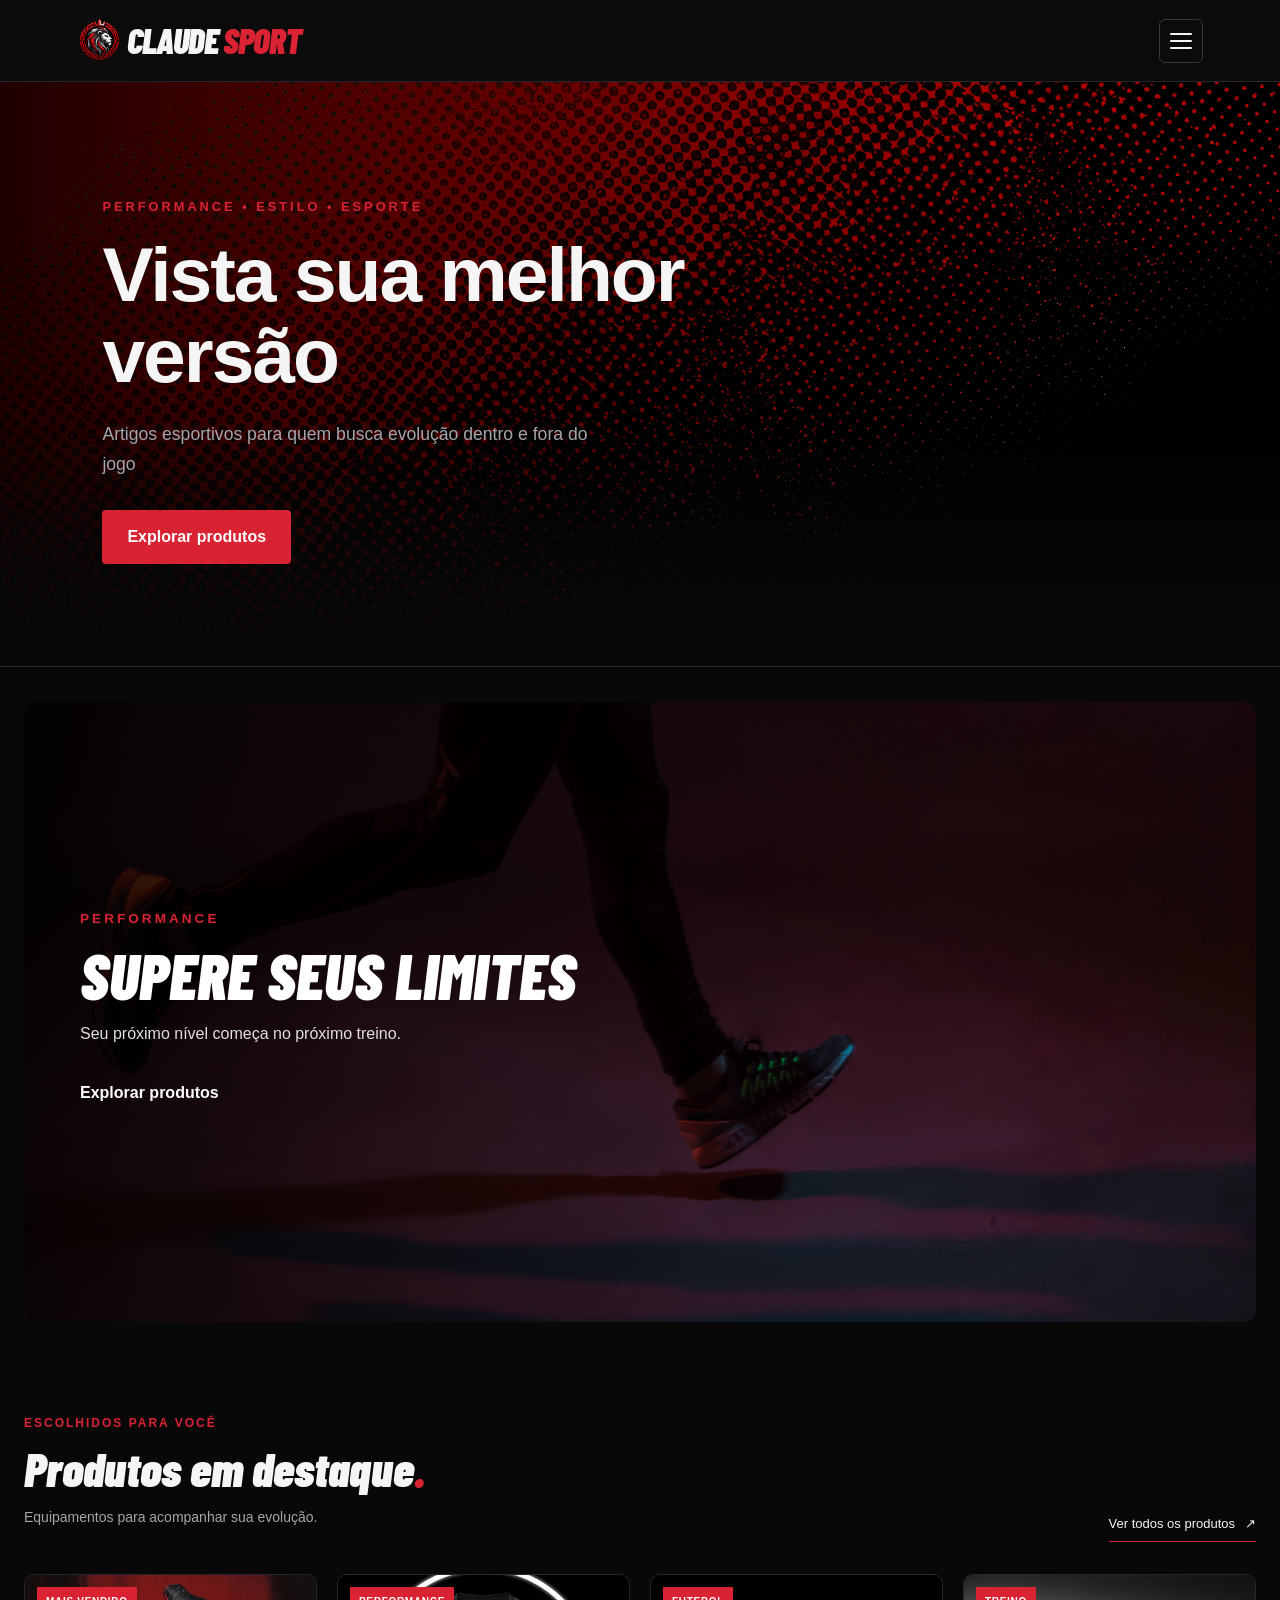
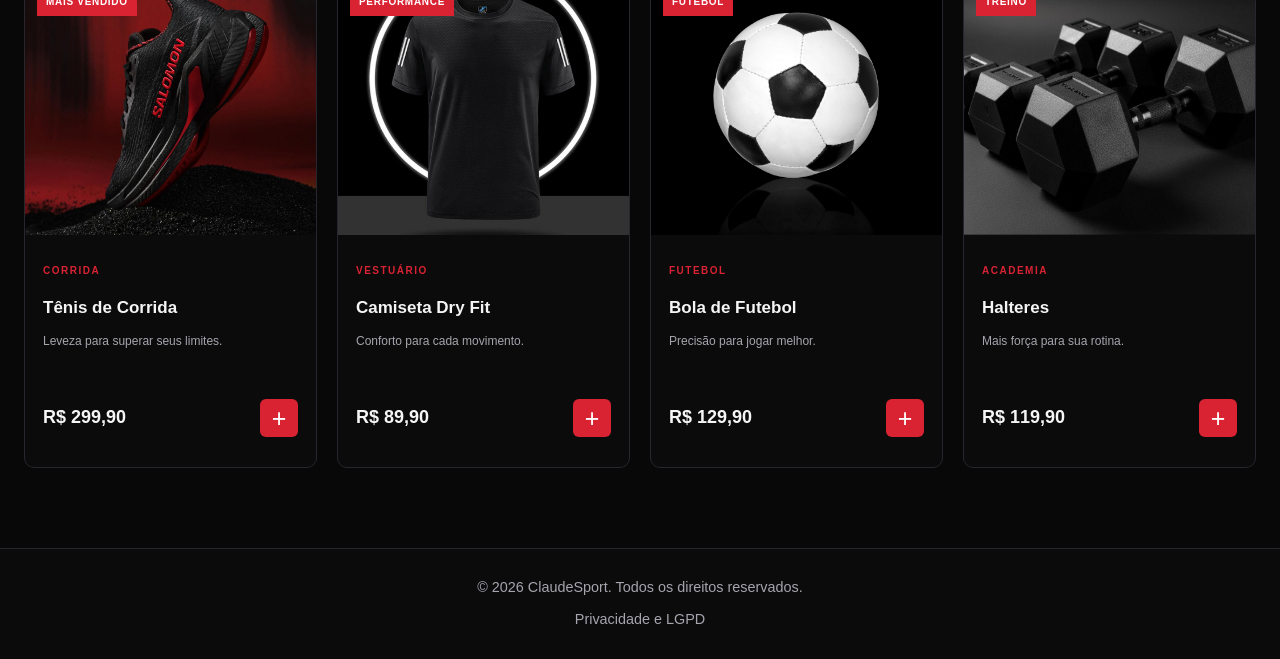
<file: index.html>
<!DOCTYPE html>
<html lang="pt-BR">
<head>
    <meta charset="UTF-8">
    <meta name="viewport" content="width=device-width, initial-scale=1.0">
    <link rel="preconnect" href="https://fonts.googleapis.com">
    <link rel="preconnect" href="https://fonts.gstatic.com" crossorigin>
    <link href="https://fonts.googleapis.com/css2?family=Barlow+Condensed:ital,wght@1,800;1,900&display=swap" rel="stylesheet">
    <link rel="stylesheet" href="assets/css/style.css">
    <link rel="stylesheet" href="assets/css/home.css">
    <link rel="icon" href="assets/images/Emblema de Leão com Coroa Vermelha.png" type="image/png">
    <title>ClaudeSport: Seu esporte começa aqui.</title>
</head>
<body>
    
<header class="cabecalho">
    <a href="index.html" class="marca" aria-label="ClaudeSport - Início">
        <img
            src="assets/images/Emblema de Leão com Coroa Vermelha.png"
            alt=""
            class="marca-logo"
        >
        <span class="marca-claude">CLAUDE</span>
        <span class="marca-store">SPORT</span>
    </a>

    <button
        class="botao-menu"
        id="botao-menu"
        type="button"
        aria-label="Abrir menu"
        aria-controls="menu-principal"
        aria-expanded="false"
    >
        <span></span>
        <span></span>
        <span></span>
    </button>

    <nav id="menu-principal" class="menu-principal" aria-label="Navegação principal">

        <!-- Início -->
        <a href="index.html">
            <svg class="icone-menu" viewBox="0 0 24 24" fill="none"
                 stroke="currentColor" stroke-width="1.8"
                 stroke-linecap="round" stroke-linejoin="round" aria-hidden="true">
                <path d="m3 10 9-7 9 7"/>
                <path d="M5 9v12h14V9"/>
                <path d="M9 21v-7h6v7"/>
            </svg>
            <span>Início</span>
            <span class="seta-menu">↗</span>
        </a>

        <!-- Produtos -->
        <a href="products.html">
            <svg class="icone-menu" viewBox="0 0 24 24" fill="none"
                 stroke="currentColor" stroke-width="1.8"
                 stroke-linecap="round" stroke-linejoin="round" aria-hidden="true">
                <path d="M6 7h15l-1.5 9h-12z"/>
                <path d="M6 7 4.5 3H2"/>
                <circle cx="9" cy="20" r="1"/>
                <circle cx="18" cy="20" r="1"/>
            </svg>
            <span>Produtos</span>
            <span class="seta-menu">↗</span>
        </a>

        <!-- Sobre -->
        <a href="about.html">
            <svg class="icone-menu" viewBox="0 0 24 24" fill="none"
                 stroke="currentColor" stroke-width="1.8"
                 stroke-linecap="round" stroke-linejoin="round" aria-hidden="true">
                <circle cx="12" cy="8" r="6"/>
                <path d="M8.2 12.7 7 22l5-3 5 3-1.2-9.3"/>
            </svg>
            <span>Sobre</span>
            <span class="seta-menu">↗</span>
        </a>

        <!-- Contato -->
        <a href="contacts.html">
            <svg class="icone-menu" viewBox="0 0 24 24" fill="none"
                 stroke="currentColor" stroke-width="1.8"
                 stroke-linecap="round" stroke-linejoin="round" aria-hidden="true">
                <rect x="3" y="5" width="18" height="14" rx="2"/>
                <path d="m3 7 9 6 9-6"/>
            </svg>
            <span>Contato</span>
            <span class="seta-menu">↗</span>
        </a>

        <!-- Entrar -->
        <a href="login.html">
            <svg class="icone-menu" viewBox="0 0 24 24" fill="none"
                 stroke="currentColor" stroke-width="1.8"
                 stroke-linecap="round" stroke-linejoin="round" aria-hidden="true">
                <circle cx="12" cy="7" r="4"/>
                <path d="M4 21v-2a8 8 0 0 1 16 0v2z"/>
            </svg>
            <span>Entrar</span>
            <span class="seta-menu">↗</span>
        </a>

    </nav>
</header>
    <main>
         <section class="destaque">
            <p>PERFORMANCE • ESTILO • ESPORTE</p>
            <h1>Vista sua melhor versão</h1>

            <p>
                Artigos esportivos para quem busca evolução
                dentro e fora do jogo
            </p>

            <a href="products.html">Explorar produtos</a>
        </section>

<section class="carrossel" aria-label="Campanhas em destaque">

    <div class="carrossel-container" id="carrossel-container">

        <article class="banner ativo">
            <img
                src="assets/images/atleta-correndo.jpg"
                alt="Atleta correndo"
            >
            <div class="banner-conteudo">
                <p class="banner-etiqueta">PERFORMANCE</p>
                <h3>Supere seus limites</h3>
                <p>Seu próximo nível começa no próximo treino.</p>
                <a href="products.html" class="banner-botao">
                    Explorar produtos
                </a>
            </div>
        </article>

        <article class="banner">
            <img
                src="assets/images/sapato-esportivo.jpg"
                alt="Sapato de treinos">
            <div class="banner-conteudo">
                <p class="banner-etiqueta">FOCO E EVOLUÇÃO</p>
                <h3>Não pare de evoluir</h3>
                <p>Equipamentos para acompanhar sua dedicação.</p>
                <a href="products.html" class="banner-botao">
                    Encontre seu equipamento
                </a>
            </div>
        </article>

        <article class="banner">
            <img
                src="assets/images/football.png"
                alt="Jogadores praticando futebol"
            >
            <div class="banner-conteudo">
                <p class="banner-etiqueta">PAIXÃO PELO JOGO</p>
                <h3>Entre em campo para vencer</h3>
                <p>Prepare-se para fazer a diferença dentro de campo.</p>
                <a href="products.html" class="banner-botao">
                    Ver produtos
                </a>
            </div>
        </article>

    </div>
</section>

<section class="produtos-destaque">
    <div class="produtos-cabecalho">
        <div>
            <p class="produtos-etiqueta">ESCOLHIDOS PARA VOCÊ</p>
            <h2>Produtos em destaque<span>.</span></h2>
            <p class="produtos-subtitulo">
                Equipamentos para acompanhar sua evolução.
            </p>
        </div>

        <a href="products.html" class="produtos-ver-todos">
            Ver todos os produtos <span>↗</span>
        </a>
    </div>

    <div class="produtos-grade">

        <article class="produto-card"
            data-id="tenis-corrida"
            data-nome="Tênis de Corrida"
            data-preco="299.90">

            <a href="products.html" class="produto-imagem">
                <img src="assets/images/products/tenis-de-corrida.jpg"
                     alt="Tênis de corrida">
                <span class="produto-tag">MAIS VENDIDO</span>
            </a>

            <div class="produto-info">
                <p class="produto-categoria">CORRIDA</p>
                <h3>Tênis de Corrida</h3>
                <p class="produto-descricao">
                    Leveza para superar seus limites.
                </p>

                <div class="produto-rodape">
                    <p class="produto-preco">R$ 299,90</p>
                    <button class="produto-adicionar"
                        type="button"
                        data-adicionar="tenis-corrida"
                        aria-label="Adicionar Tênis de Corrida ao carrinho">
                        +
                    </button>
                </div>
            </div>
        </article>

        <article class="produto-card"
            data-id="camiseta-dry-fit"
            data-nome="Camiseta Dry Fit"
            data-preco="89.90">

            <a href="products.html" class="produto-imagem">
                <img src="assets/images/products/camisa-dry-fit.jpg"
                     alt="Camiseta esportiva Dry Fit">
                <span class="produto-tag">PERFORMANCE</span>
            </a>

            <div class="produto-info">
                <p class="produto-categoria">VESTUÁRIO</p>
                <h3>Camiseta Dry Fit</h3>
                <p class="produto-descricao">
                    Conforto para cada movimento.
                </p>

                <div class="produto-rodape">
                    <p class="produto-preco">R$ 89,90</p>
                    <button class="produto-adicionar"
                        type="button"
                        data-adicionar="camiseta-dry-fit"
                        aria-label="Adicionar Camiseta Dry Fit ao carrinho">
                        +
                    </button>
                </div>
            </div>
        </article>

        <article class="produto-card"
            data-id="bola-futebol"
            data-nome="Bola de Futebol"
            data-preco="129.90">

            <a href="products.html" class="produto-imagem">
                <img src="assets/images/products/bola-de-futebol.jpg"
                     alt="Bola de futebol">
                <span class="produto-tag">FUTEBOL</span>
            </a>

            <div class="produto-info">
                <p class="produto-categoria">FUTEBOL</p>
                <h3>Bola de Futebol</h3>
                <p class="produto-descricao">
                    Precisão para jogar melhor.
                </p>

                <div class="produto-rodape">
                    <p class="produto-preco">R$ 129,90</p>
                    <button class="produto-adicionar"
                        type="button"
                        data-adicionar="bola-futebol"
                        aria-label="Adicionar Bola de Futebol ao carrinho">
                        +
                    </button>
                </div>
            </div>
        </article>

        <article class="produto-card"
            data-id="halteres"
            data-nome="Halteres"
            data-preco="119.90">

            <a href="products.html" class="produto-imagem">
                <img src="assets/images/products/halteres.jpg"
                     alt="Halteres para treino">
                <span class="produto-tag">TREINO</span>
            </a>

            <div class="produto-info">
                <p class="produto-categoria">ACADEMIA</p>
                <h3>Halteres</h3>
                <p class="produto-descricao">
                    Mais força para sua rotina.
                </p>

                <div class="produto-rodape">
                    <p class="produto-preco">R$ 119,90</p>
                    <button class="produto-adicionar"
                        type="button"
                        data-adicionar="halteres"
                        aria-label="Adicionar Halteres ao carrinho">
                        +
                    </button>
                </div>
            </div>
        </article>

    </div>
</section>

    </main>
    <footer>
          <p>&copy; 2026 ClaudeSport. Todos os direitos reservados.</p>
          <a href="privacy.html">Privacidade e LGPD</a>   
    </footer>
<script src="assets/js/menu.js"></script>
<script src="assets/js/carrossel.js"></script>
<script src="assets/js/carrinho.js"></script>
</body>
</html>
</file>
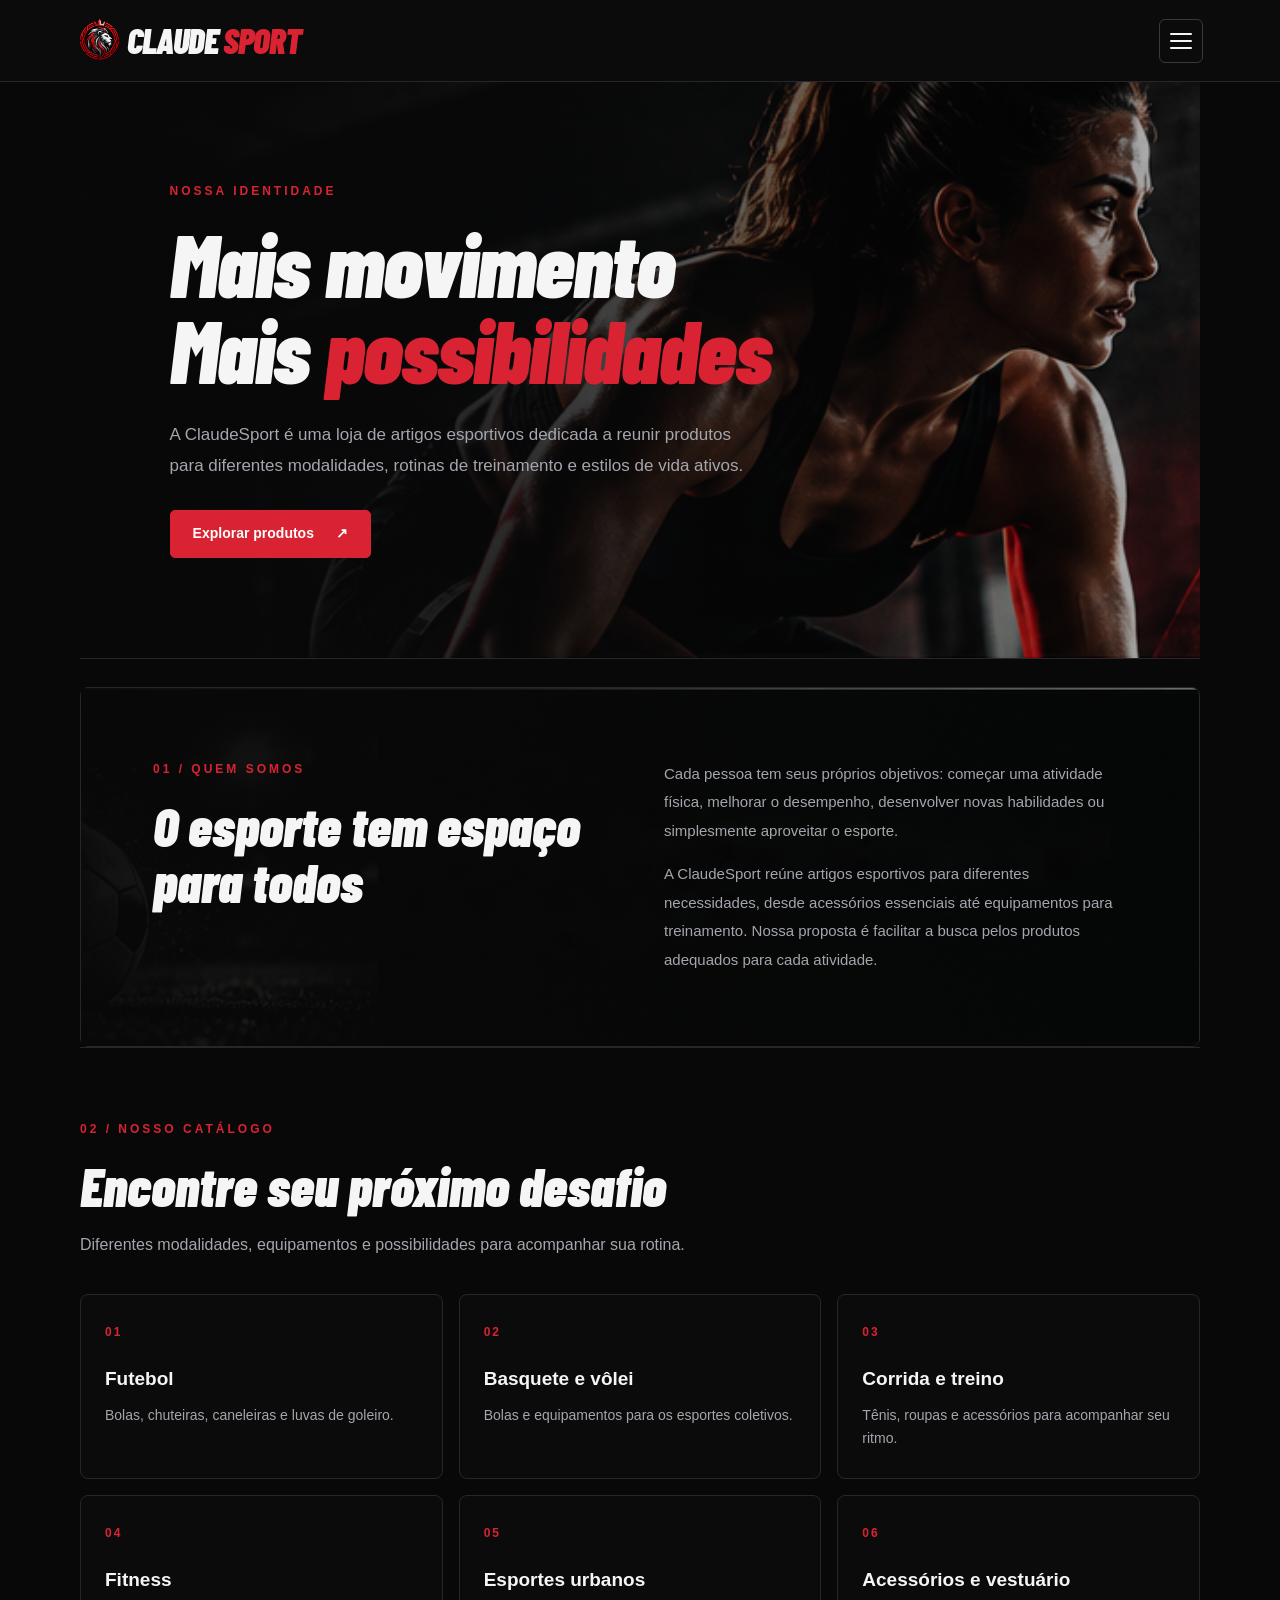
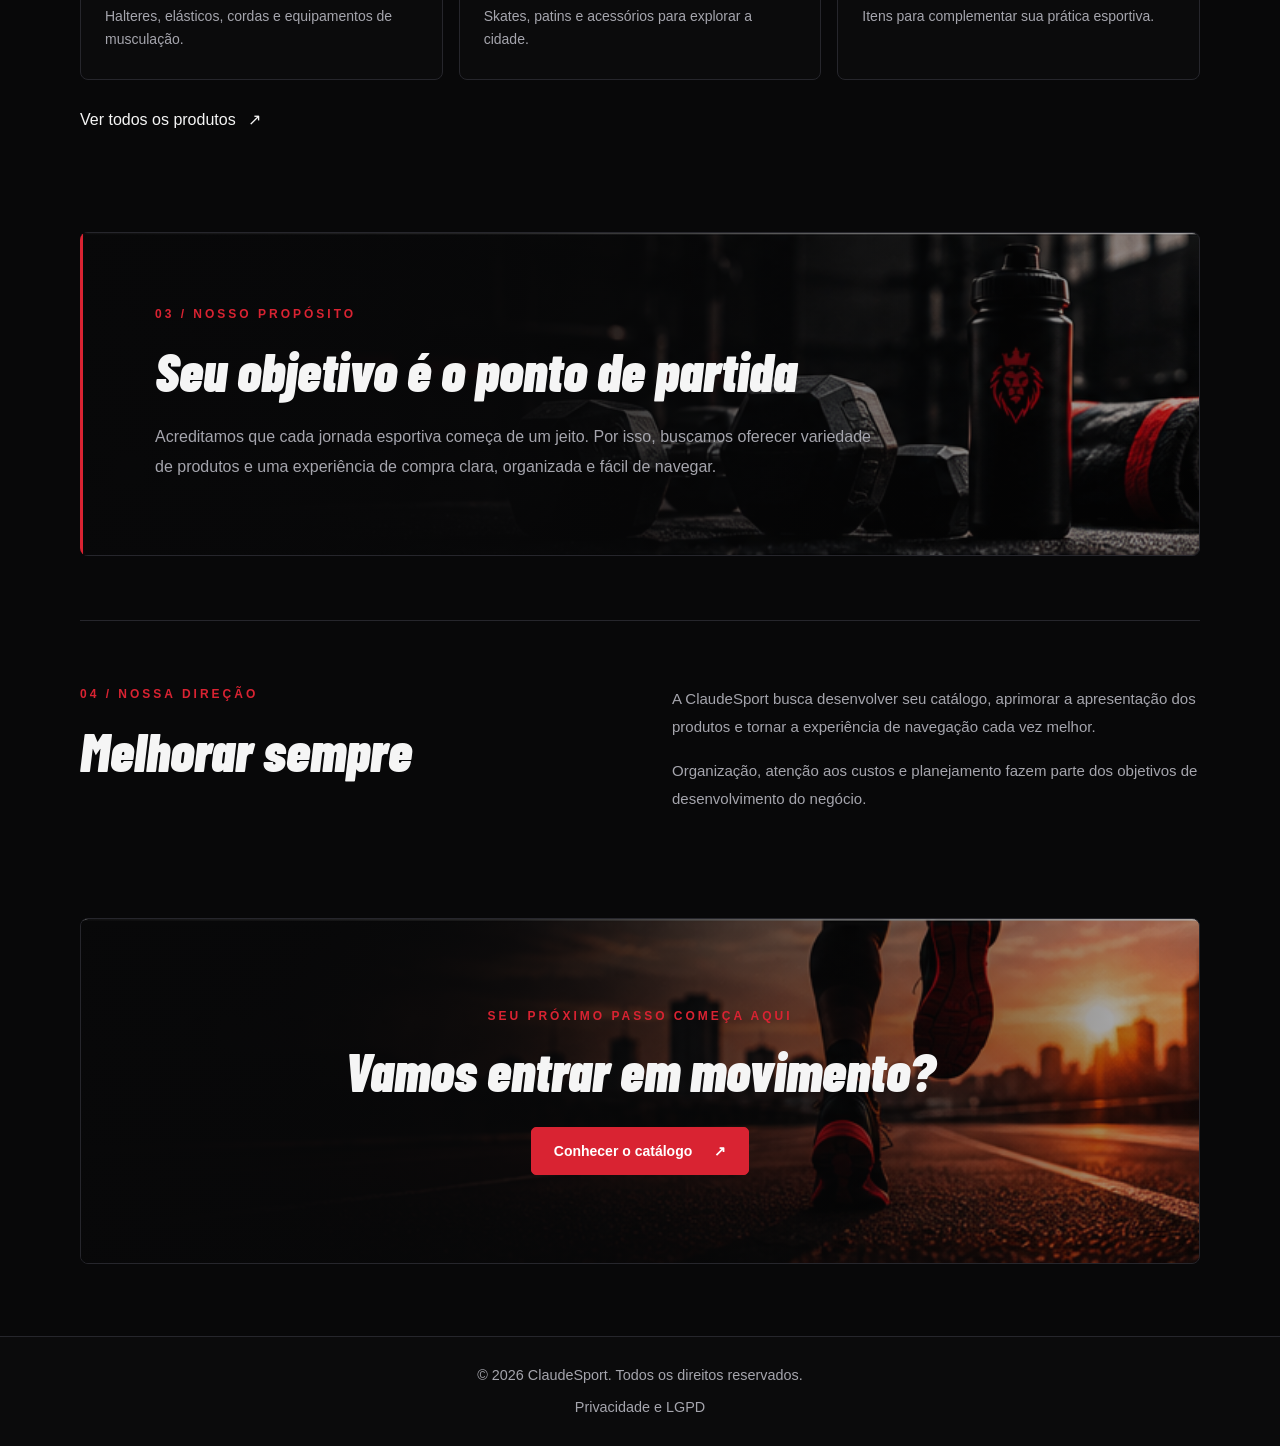
<file: about.html>
<!DOCTYPE html>
<html lang="pt-BR">
<head>
    <meta charset="UTF-8">
    <meta name="viewport" content="width=device-width, initial-scale=1.0">

    <link rel="preconnect" href="https://fonts.googleapis.com">
    <link rel="preconnect" href="https://fonts.gstatic.com" crossorigin>

    <link
        href="https://fonts.googleapis.com/css2?family=Barlow+Condensed:ital,wght@1,700;1,900&display=swap"
        rel="stylesheet"
    >

    <link rel="stylesheet" href="assets/css/style.css">
    <link rel="stylesheet" href="assets/css/about.css">

    <title>Sobre nós | ClaudeSport</title>
    <meta
        name="description"
        content="Conheça a ClaudeSport, sua loja de artigos esportivos para diferentes modalidades e objetivos."
    >
</head>

<body>
<header class="cabecalho">
    <a href="index.html" class="marca" aria-label="ClaudeSport - Início">
        <img
            src="assets/images/Emblema de Leão com Coroa Vermelha.png"
            alt=""
            class="marca-logo"
        >
        <span class="marca-claude">CLAUDE</span>
        <span class="marca-store">SPORT</span>
    </a>

    <button
        class="botao-menu"
        id="botao-menu"
        type="button"
        aria-label="Abrir menu"
        aria-controls="menu-principal"
        aria-expanded="false"
    >
        <span></span>
        <span></span>
        <span></span>
    </button>

    <nav id="menu-principal" class="menu-principal" aria-label="Navegação principal">

        <!-- Início -->
        <a href="index.html">
            <svg class="icone-menu" viewBox="0 0 24 24" fill="none"
                 stroke="currentColor" stroke-width="1.8"
                 stroke-linecap="round" stroke-linejoin="round" aria-hidden="true">
                <path d="m3 10 9-7 9 7"/>
                <path d="M5 9v12h14V9"/>
                <path d="M9 21v-7h6v7"/>
            </svg>
            <span>Início</span>
            <span class="seta-menu">↗</span>
        </a>

        <!-- Produtos -->
        <a href="products.html">
            <svg class="icone-menu" viewBox="0 0 24 24" fill="none"
                 stroke="currentColor" stroke-width="1.8"
                 stroke-linecap="round" stroke-linejoin="round" aria-hidden="true">
                <path d="M6 7h15l-1.5 9h-12z"/>
                <path d="M6 7 4.5 3H2"/>
                <circle cx="9" cy="20" r="1"/>
                <circle cx="18" cy="20" r="1"/>
            </svg>
            <span>Produtos</span>
            <span class="seta-menu">↗</span>
        </a>

        <!-- Sobre -->
        <a href="about.html">
            <svg class="icone-menu" viewBox="0 0 24 24" fill="none"
                 stroke="currentColor" stroke-width="1.8"
                 stroke-linecap="round" stroke-linejoin="round" aria-hidden="true">
                <circle cx="12" cy="8" r="6"/>
                <path d="M8.2 12.7 7 22l5-3 5 3-1.2-9.3"/>
            </svg>
            <span>Sobre</span>
            <span class="seta-menu">↗</span>
        </a>

        <!-- Contato -->
        <a href="contacts.html">
            <svg class="icone-menu" viewBox="0 0 24 24" fill="none"
                 stroke="currentColor" stroke-width="1.8"
                 stroke-linecap="round" stroke-linejoin="round" aria-hidden="true">
                <rect x="3" y="5" width="18" height="14" rx="2"/>
                <path d="m3 7 9 6 9-6"/>
            </svg>
            <span>Contato</span>
            <span class="seta-menu">↗</span>
        </a>

        <!-- Entrar -->
        <a href="login.html">
            <svg class="icone-menu" viewBox="0 0 24 24" fill="none"
                 stroke="currentColor" stroke-width="1.8"
                 stroke-linecap="round" stroke-linejoin="round" aria-hidden="true">
                <circle cx="12" cy="7" r="4"/>
                <path d="M4 21v-2a8 8 0 0 1 16 0v2z"/>
            </svg>
            <span>Entrar</span>
            <span class="seta-menu">↗</span>
        </a>

    </nav>
</header>
    <main class="sobre">

        <!-- BANNER 1: IDENTIDADE -->
        <section class="sobre-hero banner-identidade">
            <p class="sobre-etiqueta">NOSSA IDENTIDADE</p>

            <h1>
                Mais movimento<br>
                Mais <span>possibilidades</span>
            </h1>

            <p class="sobre-introducao">
                A ClaudeSport é uma loja de artigos esportivos dedicada
                a reunir produtos para diferentes modalidades, rotinas
                de treinamento e estilos de vida ativos.
            </p>

            <a href="products.html" class="sobre-botao">
                Explorar produtos <span aria-hidden="true">↗</span>
            </a>
        </section>

        <!-- BANNER 2: QUEM SOMOS -->
        <section class="sobre-secao banner-quem-somos">
            <div class="sobre-titulo">
                <p class="sobre-etiqueta">01 / QUEM SOMOS</p>
                <h2>O esporte tem espaço para todos</h2>
            </div>

            <div class="sobre-texto">
                <p>
                    Cada pessoa tem seus próprios objetivos: começar
                    uma atividade física, melhorar o desempenho,
                    desenvolver novas habilidades ou simplesmente
                    aproveitar o esporte.
                </p>

                <p>
                    A ClaudeSport reúne artigos esportivos para
                    diferentes necessidades, desde acessórios
                    essenciais até equipamentos para treinamento.
                    Nossa proposta é facilitar a busca pelos produtos
                    adequados para cada atividade.
                </p>
            </div>
        </section>

        <!-- MODALIDADES -->
        <section class="sobre-modalidades">
            <div class="sobre-titulo">
                <p class="sobre-etiqueta">02 / NOSSO CATÁLOGO</p>
                <h2>Encontre seu próximo desafio</h2>
                <p>
                    Diferentes modalidades, equipamentos e possibilidades
                    para acompanhar sua rotina.
                </p>
            </div>

            <div class="modalidades-grade">

                <article class="modalidade-card">
                    <span class="modalidade-numero">01</span>
                    <h3>Futebol</h3>
                    <p>Bolas, chuteiras, caneleiras e luvas de goleiro.</p>
                </article>

                <article class="modalidade-card">
                    <span class="modalidade-numero">02</span>
                    <h3>Basquete e vôlei</h3>
                    <p>Bolas e equipamentos para os esportes coletivos.</p>
                </article>

                <article class="modalidade-card">
                    <span class="modalidade-numero">03</span>
                    <h3>Corrida e treino</h3>
                    <p>Tênis, roupas e acessórios para acompanhar seu ritmo.</p>
                </article>

                <article class="modalidade-card">
                    <span class="modalidade-numero">04</span>
                    <h3>Fitness</h3>
                    <p>Halteres, elásticos, cordas e equipamentos de musculação.</p>
                </article>

                <article class="modalidade-card">
                    <span class="modalidade-numero">05</span>
                    <h3>Esportes urbanos</h3>
                    <p>Skates, patins e acessórios para explorar a cidade.</p>
                </article>

                <article class="modalidade-card">
                    <span class="modalidade-numero">06</span>
                    <h3>Acessórios e vestuário</h3>
                    <p>Itens para complementar sua prática esportiva.</p>
                </article>

            </div>

            <a href="products.html" class="sobre-link">
                Ver todos os produtos <span aria-hidden="true">↗</span>
            </a>
        </section>

        <!-- BANNER 3: PROPÓSITO -->
        <section class="sobre-proposito banner-proposito">
            <p class="sobre-etiqueta">03 / NOSSO PROPÓSITO</p>

            <h2>Seu objetivo é o ponto de partida</h2>

            <p>
                Acreditamos que cada jornada esportiva começa de um jeito.
                Por isso, buscamos oferecer variedade de produtos e uma
                experiência de compra clara, organizada e fácil de navegar.
            </p>
        </section>

        <!-- OBJETIVOS -->
        <section class="sobre-secao sobre-objetivos">
            <div class="sobre-titulo">
                <p class="sobre-etiqueta">04 / NOSSA DIREÇÃO</p>
                <h2>Melhorar sempre</h2>
            </div>

            <div class="sobre-texto">
                <p>
                    A ClaudeSport busca desenvolver seu catálogo,
                    aprimorar a apresentação dos produtos e tornar
                    a experiência de navegação cada vez melhor.
                </p>

                <p>
                    Organização, atenção aos custos e planejamento
                    fazem parte dos objetivos de desenvolvimento
                    do negócio.
                </p>
            </div>
        </section>

        <!-- BANNER 4: MOVIMENTO -->
        <section class="sobre-final banner-movimento">
            <p class="sobre-etiqueta">SEU PRÓXIMO PASSO COMEÇA AQUI</p>
            <h2>Vamos entrar em movimento?</h2>

            <a href="products.html" class="sobre-botao">
                Conhecer o catálogo <span aria-hidden="true">↗</span>
            </a>
        </section>

    </main>

    <!-- RODAPÉ -->
    <footer class="rodape-produtos">
        <p>
            &copy; 2026 ClaudeSport. Todos os direitos reservados.
        </p>

        <a href="privacy.html">
            Privacidade e LGPD
        </a>
    </footer>

    <script src="assets/js/menu.js"></script>

</body>
</html>
</file>
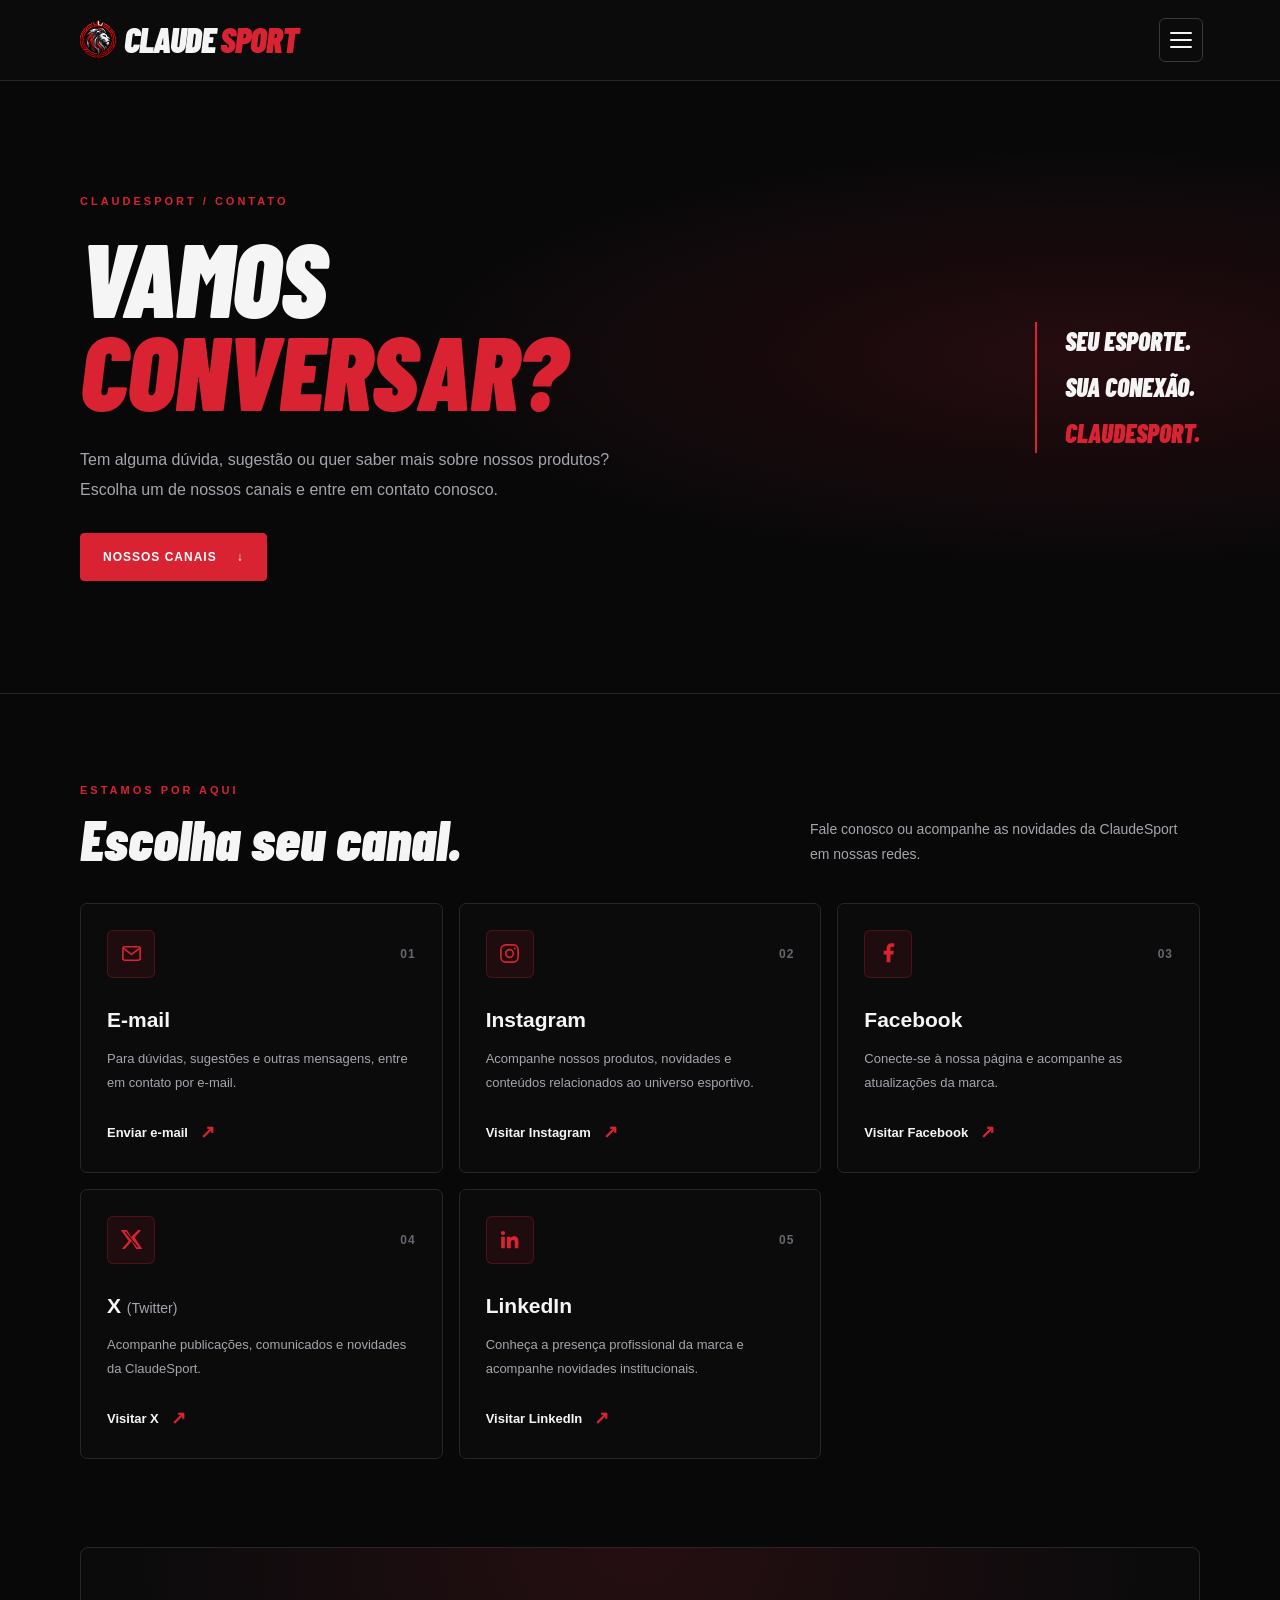
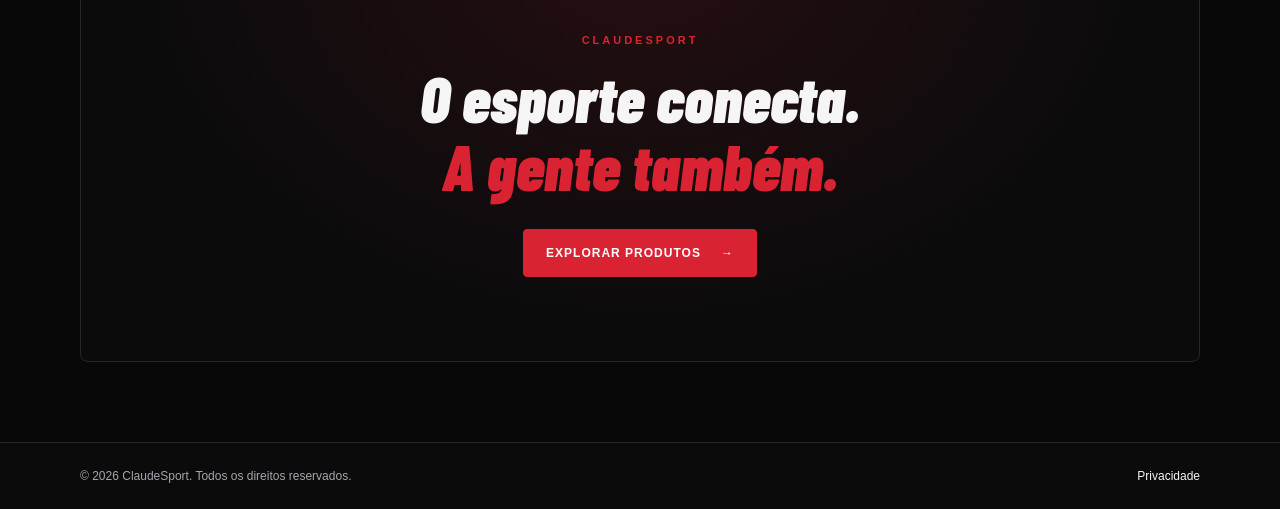
<file: contacts.html>
<!DOCTYPE html>
<html lang="pt-BR">
<head>
    <meta charset="UTF-8">
    <meta name="viewport" content="width=device-width, initial-scale=1.0">

    <meta
        name="description"
        content="Entre em contato com a ClaudeSport. Encontre nossos canais de atendimento e redes sociais."
    >

    <title>Contato | ClaudeSport</title>

    <link rel="icon" type="image/png"
        href="assets/images/Emblema de Leão com Coroa Vermelha.png">

        
        <link rel="preconnect" href="https://fonts.googleapis.com">
        <link rel="preconnect" href="https://fonts.gstatic.com" crossorigin>
        <link
        href="https://fonts.googleapis.com/css2?family=Barlow+Condensed:ital,wght@1,800;1,900&display=swap"
        rel="stylesheet">
        <link rel="stylesheet" href="assets/css/style.css">
        <link rel="stylesheet" href="assets/css/contacts.css">
</head>

<body>
    
<header class="cabecalho">
    <a href="index.html" class="marca" aria-label="ClaudeSport - Início">
        <img
            src="assets/images/Emblema de Leão com Coroa Vermelha.png"
            alt=""
            class="marca-logo"
        >
        <span class="marca-claude">CLAUDE</span>
        <span class="marca-store">SPORT</span>
    </a>

    <button
        class="botao-menu"
        id="botao-menu"
        type="button"
        aria-label="Abrir menu"
        aria-controls="menu-principal"
        aria-expanded="false"
    >
        <span></span>
        <span></span>
        <span></span>
    </button>

    <nav id="menu-principal" class="menu-principal" aria-label="Navegação principal">

        <!-- Início -->
        <a href="index.html">
            <svg class="icone-menu" viewBox="0 0 24 24" fill="none"
                 stroke="currentColor" stroke-width="1.8"
                 stroke-linecap="round" stroke-linejoin="round" aria-hidden="true">
                <path d="m3 10 9-7 9 7"/>
                <path d="M5 9v12h14V9"/>
                <path d="M9 21v-7h6v7"/>
            </svg>
            <span>Início</span>
            <span class="seta-menu">↗</span>
        </a>

        <!-- Produtos -->
        <a href="products.html">
            <svg class="icone-menu" viewBox="0 0 24 24" fill="none"
                 stroke="currentColor" stroke-width="1.8"
                 stroke-linecap="round" stroke-linejoin="round" aria-hidden="true">
                <path d="M6 7h15l-1.5 9h-12z"/>
                <path d="M6 7 4.5 3H2"/>
                <circle cx="9" cy="20" r="1"/>
                <circle cx="18" cy="20" r="1"/>
            </svg>
            <span>Produtos</span>
            <span class="seta-menu">↗</span>
        </a>

        <!-- Sobre -->
        <a href="about.html">
            <svg class="icone-menu" viewBox="0 0 24 24" fill="none"
                 stroke="currentColor" stroke-width="1.8"
                 stroke-linecap="round" stroke-linejoin="round" aria-hidden="true">
                <circle cx="12" cy="8" r="6"/>
                <path d="M8.2 12.7 7 22l5-3 5 3-1.2-9.3"/>
            </svg>
            <span>Sobre</span>
            <span class="seta-menu">↗</span>
        </a>

        <!-- Contato -->
        <a href="contacts.html">
            <svg class="icone-menu" viewBox="0 0 24 24" fill="none"
                 stroke="currentColor" stroke-width="1.8"
                 stroke-linecap="round" stroke-linejoin="round" aria-hidden="true">
                <rect x="3" y="5" width="18" height="14" rx="2"/>
                <path d="m3 7 9 6 9-6"/>
            </svg>
            <span>Contato</span>
            <span class="seta-menu">↗</span>
        </a>

        <!-- Entrar -->
        <a href="login.html">
            <svg class="icone-menu" viewBox="0 0 24 24" fill="none"
                 stroke="currentColor" stroke-width="1.8"
                 stroke-linecap="round" stroke-linejoin="round" aria-hidden="true">
                <circle cx="12" cy="7" r="4"/>
                <path d="M4 21v-2a8 8 0 0 1 16 0v2z"/>
            </svg>
            <span>Entrar</span>
            <span class="seta-menu">↗</span>
        </a>

    </nav>
</header>
    <main class="pagina-contatos">

        <!-- APRESENTAÇÃO -->
        <section class="contato-hero">
            <div class="contato-hero-conteudo">
                <p class="contato-etiqueta">CLAUDESPORT / CONTATO</p>

                <h1>
                    VAMOS<br>
                    <span>CONVERSAR?</span>
                </h1>

                <p class="contato-introducao">
                    Tem alguma dúvida, sugestão ou quer saber mais sobre
                    nossos produtos? Escolha um de nossos canais e entre
                    em contato conosco.
                </p>

                <a href="#canais-contato" class="contato-botao">
                    NOSSOS CANAIS
                    <span aria-hidden="true">↓</span>
                </a>
            </div>

            <div class="contato-hero-detalhe" aria-hidden="true">
                <span>SEU ESPORTE.</span>
                <span>SUA CONEXÃO.</span>
                <span class="detalhe-vermelho">CLAUDESPORT.</span>
            </div>
        </section>

        <!-- CANAIS DE CONTATO -->
        <section class="contato-canais" id="canais-contato">

            <div class="contato-secao-titulo">
                <div>
                    <p class="contato-etiqueta">ESTAMOS POR AQUI</p>
                    <h2>Escolha seu canal.</h2>
                </div>

                <p>
                    Fale conosco ou acompanhe as novidades da ClaudeSport
                    em nossas redes.
                </p>
            </div>

            <div class="contato-grade">

                <!-- E-MAIL -->
                <article class="contato-card contato-email">
                    <div class="contato-card-topo">
                        <span class="contato-icone" aria-hidden="true">
                            <svg viewBox="0 0 24 24" fill="none">
                                <rect x="3" y="5" width="18" height="14" rx="2"
                                    stroke="currentColor" stroke-width="1.7"/>
                                <path d="m4 7 8 6 8-6"
                                    stroke="currentColor" stroke-width="1.7"
                                    stroke-linecap="round"
                                    stroke-linejoin="round"/>
                            </svg>
                        </span>
                        <span class="contato-numero">01</span>
                    </div>

                    <h3>E-mail</h3>
                    <p>
                        Para dúvidas, sugestões e outras mensagens,
                        entre em contato por e-mail.
                    </p>

                    <a
                        href="mailto:SEU_EMAIL_AQUI"
                        class="contato-link"
                    >
                        Enviar e-mail
                        <span aria-hidden="true">↗</span>
                    </a>
                </article>

                <!-- INSTAGRAM -->
                <article class="contato-card">
                    <div class="contato-card-topo">
                        <span class="contato-icone" aria-hidden="true">
                            <svg viewBox="0 0 24 24" fill="none">
                                <rect x="3" y="3" width="18" height="18"
                                    rx="5" stroke="currentColor"
                                    stroke-width="1.7"/>
                                <circle cx="12" cy="12" r="4"
                                    stroke="currentColor" stroke-width="1.7"/>
                                <circle cx="17.5" cy="6.8" r="1"
                                    fill="currentColor"/>
                            </svg>
                        </span>
                        <span class="contato-numero">02</span>
                    </div>

                    <h3>Instagram</h3>
                    <p>
                        Acompanhe nossos produtos, novidades e conteúdos
                        relacionados ao universo esportivo.
                    </p>

                    <a
                        href="https://www.instagram.com/SEU_USUARIO/"
                        target="_blank"
                        rel="noopener noreferrer"
                        class="contato-link"
                    >
                        Visitar Instagram
                        <span aria-hidden="true">↗</span>
                    </a>
                </article>

                <!-- FACEBOOK -->
                <article class="contato-card">
                    <div class="contato-card-topo">
                        <span class="contato-icone" aria-hidden="true">
                            <svg viewBox="0 0 24 24" fill="none">
                                <path
                                    d="M14 21v-8h3l.5-4H14V7c0-1.2.4-2 2-2h2V1.5C17.3 1.3 16.2 1.2 15 1.2
                                    11.7 1.2 10 3.2 10 6.7V9H7v4h3v8h4Z"
                                    fill="currentColor"/>
                            </svg>
                        </span>
                        <span class="contato-numero">03</span>
                    </div>

                    <h3>Facebook</h3>
                    <p>
                        Conecte-se à nossa página e acompanhe as
                        atualizações da marca.
                    </p>

                    <a
                        href="https://www.facebook.com/SEU_USUARIO"
                        target="_blank"
                        rel="noopener noreferrer"
                        class="contato-link"
                    >
                        Visitar Facebook
                        <span aria-hidden="true">↗</span>
                    </a>
                </article>

                <!-- X -->
                <article class="contato-card">
                    <div class="contato-card-topo">
                        <span class="contato-icone icone-x" aria-hidden="true">
                            <svg viewBox="0 0 24 24" fill="currentColor">
                                <path d="M18.9 2H22l-6.8 7.8L23.2 22h-6.3L12 13.9
                                4.9 22H1.8l7.3-8.4L.8 2h6.4l4.5 7.5L18.9 2Zm-1.1
                                18h1.7L6.3 3.9H4.5L17.8 20Z"/>
                            </svg>
                        </span>
                        <span class="contato-numero">04</span>
                    </div>

                    <h3>X <span>(Twitter)</span></h3>
                    <p>
                        Acompanhe publicações, comunicados e novidades
                        da ClaudeSport.
                    </p>

                    <a
                        href="https://x.com/SEU_USUARIO"
                        target="_blank"
                        rel="noopener noreferrer"
                        class="contato-link"
                    >
                        Visitar X
                        <span aria-hidden="true">↗</span>
                    </a>
                </article>

                <!-- LINKEDIN -->
                <article class="contato-card">
                    <div class="contato-card-topo">
                        <span class="contato-icone" aria-hidden="true">
                            <svg viewBox="0 0 24 24" fill="currentColor">
                                <path d="M5.2 3a2.2 2.2 0 1 0 0 4.4 2.2 2.2 0 0 0 0-4.4ZM3.3
                                9h3.8v12H3.3V9Zm6.1 0H13v1.6h.1A4 4 0 0 1 16.7 8.7c3.9
                                0 4.6 2.6 4.6 6V21h-3.8v-5.6c0-1.3 0-3-1.9-3s-2.2
                                1.5-2.2 2.9V21H9.4V9Z"/>
                            </svg>
                        </span>
                        <span class="contato-numero">05</span>
                    </div>

                    <h3>LinkedIn</h3>
                    <p>
                        Conheça a presença profissional da marca e
                        acompanhe novidades institucionais.
                    </p>

                    <a
                        href="https://www.linkedin.com/company/SEU_USUARIO/"
                        target="_blank"
                        rel="noopener noreferrer"
                        class="contato-link"
                    >
                        Visitar LinkedIn
                        <span aria-hidden="true">↗</span>
                    </a>
                </article>

            </div>
        </section>

        <!-- ENCERRAMENTO -->
        <section class="contato-final">
            <p class="contato-etiqueta">CLAUDESPORT</p>
            <h2>O esporte conecta.<br><span>A gente também.</span></h2>
            <a href="products.html" class="contato-botao">
                EXPLORAR PRODUTOS
                <span aria-hidden="true">→</span>
            </a>
        </section>

    </main>

    <!-- RODAPÉ -->
    <footer class="rodape-contatos">
        <p>
            © <span id="ano-atual"></span> ClaudeSport.
            Todos os direitos reservados.
        </p>

        <a href="privacy.html">Privacidade</a>
    </footer>

    <script src="assets/js/menu.js"></script>

    <script>
        document.getElementById("ano-atual").textContent =
            new Date().getFullYear();
    </script>

</body>
</html>
</file>
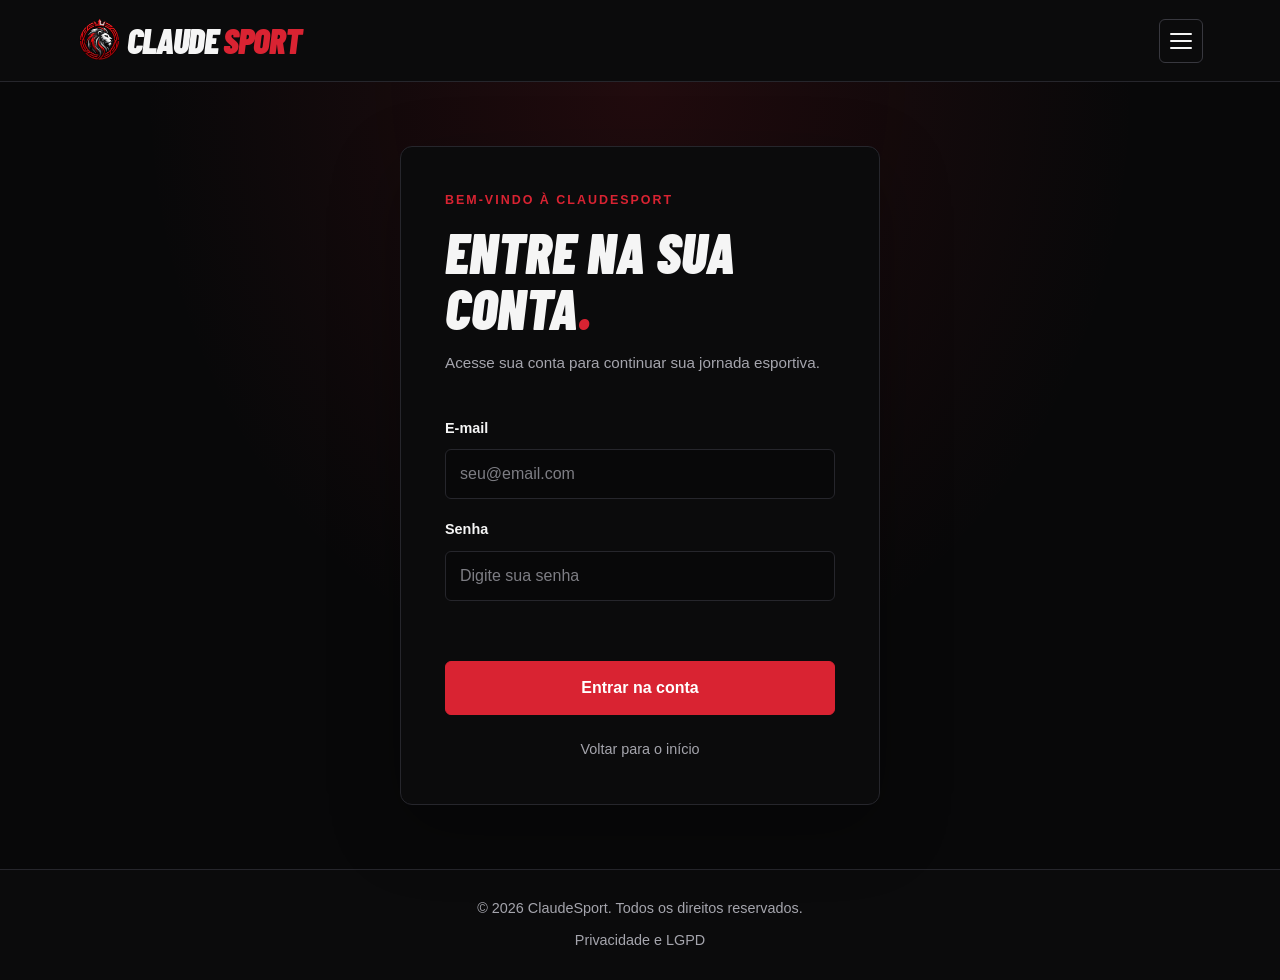
<file: dashboard.html>
<!DOCTYPE html>
<html lang="pt-BR">
<head>
    <meta charset="UTF-8">
    <meta name="viewport" content="width=device-width, initial-scale=1.0">

    <link rel="preconnect" href="https://fonts.googleapis.com">
    <link rel="preconnect" href="https://fonts.gstatic.com" crossorigin>
    <link href="https://fonts.googleapis.com/css2?family=Barlow+Condensed:ital,wght@1,800;1,900&display=swap" rel="stylesheet">

    <link rel="stylesheet" href="assets/css/style.css">
    <link rel="stylesheet" href="assets/css/dashboard.css">

    <title>Minha conta | ClaudeSport</title>
</head>

<body>
    
<header class="cabecalho">
    <a href="index.html" class="marca" aria-label="ClaudeSport - Início">
        <img
            src="assets/images/Emblema de Leão com Coroa Vermelha.png"
            alt=""
            class="marca-logo"
        >
        <span class="marca-claude">CLAUDE</span>
        <span class="marca-store">SPORT</span>
    </a>

    <button
        class="botao-menu"
        id="botao-menu"
        type="button"
        aria-label="Abrir menu"
        aria-controls="menu-principal"
        aria-expanded="false"
    >
        <span></span>
        <span></span>
        <span></span>
    </button>

    <nav id="menu-principal" class="menu-principal" aria-label="Navegação principal">
        <a href="index.html">
            <svg class="icone-menu" viewBox="0 0 24 24" fill="none"
                 stroke="currentColor" stroke-width="1.8"
                 stroke-linecap="round" stroke-linejoin="round" aria-hidden="true">
                <path d="m3 10 9-7 9 7"/>
                <path d="M5 9v12h14V9"/>
                <path d="M9 21v-7h6v7"/>
            </svg>
            <span>Início</span>
            <span class="seta-menu">↗</span>
        </a>

        <a href="products.html">
            <svg class="icone-menu" viewBox="0 0 24 24" fill="none"
                 stroke="currentColor" stroke-width="1.8"
                 stroke-linecap="round" stroke-linejoin="round" aria-hidden="true">
                <path d="M6 7h15l-1.5 9h-12z"/>
                <path d="M6 7 4.5 3H2"/>
                <circle cx="9" cy="20" r="1"/>
                <circle cx="18" cy="20" r="1"/>
            </svg>
            <span>Produtos</span>
            <span class="seta-menu">↗</span>
        </a>

        <a href="about.html">
            <svg class="icone-menu" viewBox="0 0 24 24" fill="none"
                 stroke="currentColor" stroke-width="1.8"
                 stroke-linecap="round" stroke-linejoin="round" aria-hidden="true">
                <circle cx="12" cy="8" r="6"/>
                <path d="M8.2 12.7 7 22l5-3 5 3-1.2-9.3"/>
            </svg>
            <span>Sobre</span>
            <span class="seta-menu">↗</span>
        </a>

        <a href="contacts.html">
            <svg class="icone-menu" viewBox="0 0 24 24" fill="none"
                 stroke="currentColor" stroke-width="1.8"
                 stroke-linecap="round" stroke-linejoin="round" aria-hidden="true">
                <rect x="3" y="5" width="18" height="14" rx="2"/>
                <path d="m3 7 9 6 9-6"/>
            </svg>
            <span>Contato</span>
            <span class="seta-menu">↗</span>
        </a>

        <a href="login.html">
            <svg class="icone-menu" viewBox="0 0 24 24" fill="none"
                 stroke="currentColor" stroke-width="1.8"
                 stroke-linecap="round" stroke-linejoin="round" aria-hidden="true">
                <circle cx="12" cy="7" r="4"/>
                <path d="M4 21v-2a8 8 0 0 1 16 0v2z"/>
            </svg>
            <span>Entrar</span>
            <span class="seta-menu">↗</span>
        </a>
    </nav>
</header>

    <main class="dashboard">
        <aside class="dashboard-menu">
            <p class="dashboard-etiqueta">ÁREA DO CLIENTE</p>

            <h1>Minha conta<span>.</span></h1>

            <nav aria-label="Menu da conta">
                <a href="#inicio" class="dashboard-link ativo">
                    Visão geral
                </a>

                <a href="#carrinho" class="dashboard-link">
                    Meu carrinho
                </a>

                <a href="#perfil" class="dashboard-link">
                    Meu perfil
                </a>

                <a href="#pedidos" class="dashboard-link">
                    Meus pedidos
                </a>
            </nav>
        </aside>

        <div class="dashboard-conteudo">

            <section id="inicio" class="dashboard-secao">
                <p class="dashboard-etiqueta">BEM-VINDO À CLAUDESPORT</p>
                <h2>Sua evolução começa aqui.</h2>

                <p class="dashboard-descricao">
                    Acompanhe suas compras e gerencie sua conta
                    em um só lugar.
                </p>

                <div class="dashboard-resumo">
                    <article class="dashboard-card">
                        <p>Itens no carrinho</p>
                        <strong id="total-itens">0</strong>
                    </article>

                    <article class="dashboard-card">
                        <p>Total do carrinho</p>
                        <strong id="total-carrinho">R$ 0,00</strong>
                    </article>

                    <article class="dashboard-card">
                        <p>Pedidos realizados</p>
                        <strong id="total-pedidos">0</strong>
                    </article>
                </div>
            </section>

            <section id="carrinho" class="dashboard-secao">
                <h2>Meu carrinho<span>.</span></h2>

                <div id="lista-carrinho">
                    <p class="dashboard-descricao">
                        Seus produtos serão exibidos aqui.
                    </p>
                </div>

                <div class="dashboard-total">
                    <span>Subtotal</span>
                    <strong id="subtotal-carrinho">R$ 0,00</strong>
                </div>
            </section>

            <section id="perfil" class="dashboard-secao">
                <h2>Meu perfil<span>.</span></h2>

                <p class="dashboard-descricao">
                    Em breve, você poderá consultar e editar
                    seus dados pessoais.
                </p>
            </section>

            <section id="pedidos" class="dashboard-secao">
                <h2>Meus pedidos<span>.</span></h2>

                <p class="dashboard-descricao">
                    Seus pedidos serão exibidos aqui quando
                    implementarmos o processo de compra.
                </p>
            </section>

        </div>
    </main>

    <footer>
        <p>&copy; 2026 ClaudeSport. Todos os direitos reservados.</p>
        <a href="privacy.html">Privacidade e LGPD</a>
    </footer>
    <script src="assets/js/protect-dashboard.js"></script>
    <script src="assets/js/menu.js"></script>
    <script src="assets/js/dashboard.js"></script>
</body>
</html>
</file>
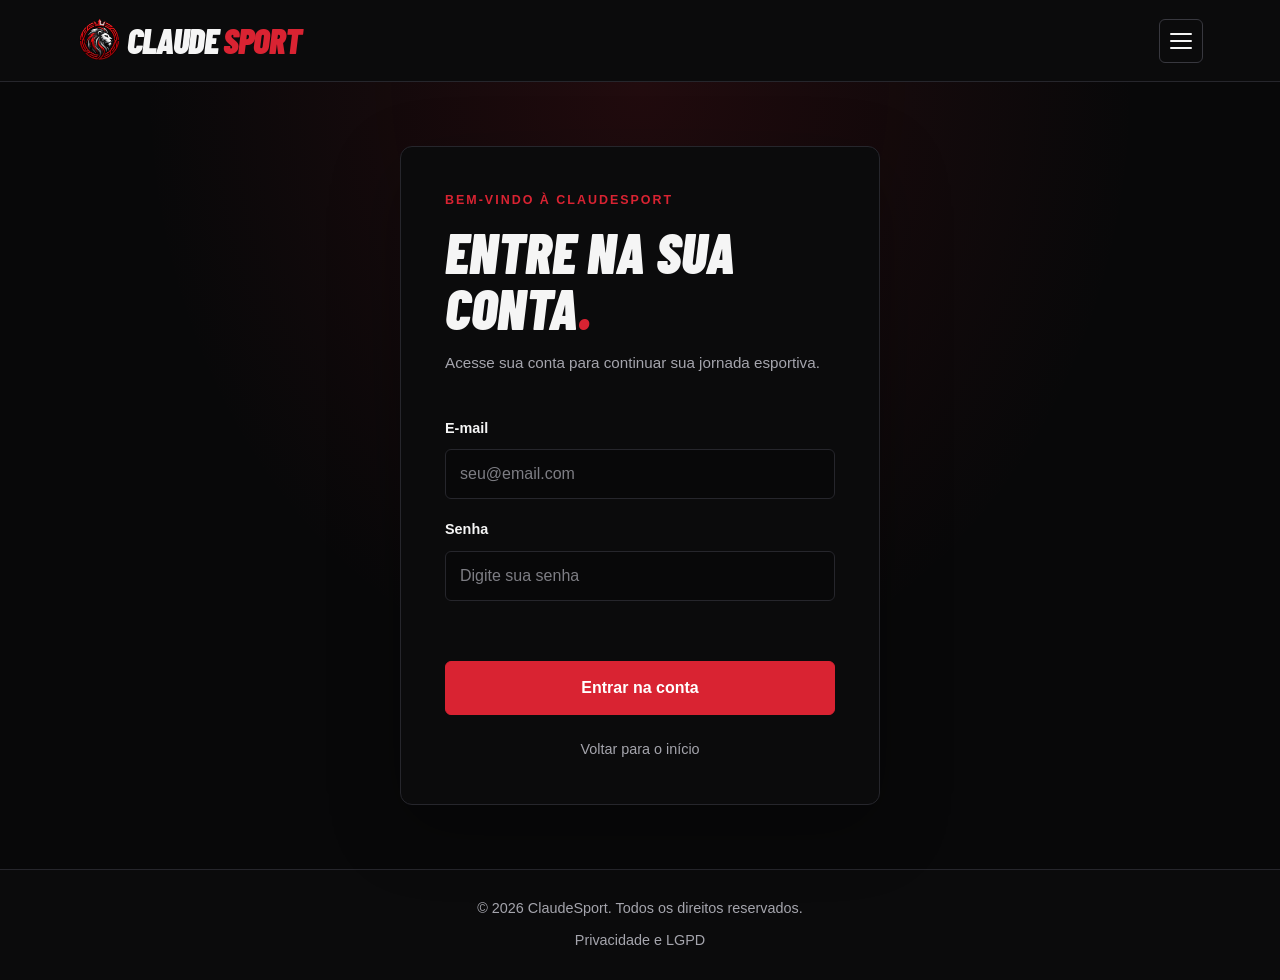
<file: login.html>
<!DOCTYPE html>
<html lang="pt-BR">
<head>
    <meta charset="UTF-8">
    <meta name="viewport" content="width=device-width, initial-scale=1.0">

    <link rel="preconnect" href="https://fonts.googleapis.com">
    <link rel="preconnect" href="https://fonts.gstatic.com" crossorigin>
    <link href="https://fonts.googleapis.com/css2?family=Barlow+Condensed:ital,wght@1,800;1,900&display=swap" rel="stylesheet">

    <link rel="stylesheet" href="assets/css/style.css">
    <link rel="stylesheet" href="assets/css/login.css">
    <link rel="icon" href="assets/images/Emblema de Leão com Coroa Vermelha.png" type="image/png">

    <title>Entrar | ClaudeSport</title>
</head>
<body>

<header class="cabecalho">
    <a href="index.html" class="marca" aria-label="ClaudeSport - Início">
        <img
            src="assets/images/Emblema de Leão com Coroa Vermelha.png"
            alt=""
            class="marca-logo"
        >
        <span class="marca-claude">CLAUDE</span>
        <span class="marca-store">SPORT</span>
    </a>

    <button
        class="botao-menu"
        id="botao-menu"
        type="button"
        aria-label="Abrir menu"
        aria-controls="menu-principal"
        aria-expanded="false"
    >
        <span></span>
        <span></span>
        <span></span>
    </button>

    <nav id="menu-principal" class="menu-principal" aria-label="Navegação principal">

        <!-- Início -->
        <a href="index.html">
            <svg class="icone-menu" viewBox="0 0 24 24" fill="none"
                 stroke="currentColor" stroke-width="1.8"
                 stroke-linecap="round" stroke-linejoin="round" aria-hidden="true">
                <path d="m3 10 9-7 9 7"/>
                <path d="M5 9v12h14V9"/>
                <path d="M9 21v-7h6v7"/>
            </svg>
            <span>Início</span>
            <span class="seta-menu">↗</span>
        </a>

        <!-- Produtos -->
        <a href="products.html">
            <svg class="icone-menu" viewBox="0 0 24 24" fill="none"
                 stroke="currentColor" stroke-width="1.8"
                 stroke-linecap="round" stroke-linejoin="round" aria-hidden="true">
                <path d="M6 7h15l-1.5 9h-12z"/>
                <path d="M6 7 4.5 3H2"/>
                <circle cx="9" cy="20" r="1"/>
                <circle cx="18" cy="20" r="1"/>
            </svg>
            <span>Produtos</span>
            <span class="seta-menu">↗</span>
        </a>

        <!-- Sobre -->
        <a href="about.html">
            <svg class="icone-menu" viewBox="0 0 24 24" fill="none"
                 stroke="currentColor" stroke-width="1.8"
                 stroke-linecap="round" stroke-linejoin="round" aria-hidden="true">
                <circle cx="12" cy="8" r="6"/>
                <path d="M8.2 12.7 7 22l5-3 5 3-1.2-9.3"/>
            </svg>
            <span>Sobre</span>
            <span class="seta-menu">↗</span>
        </a>

        <!-- Contato -->
        <a href="contacts.html">
            <svg class="icone-menu" viewBox="0 0 24 24" fill="none"
                 stroke="currentColor" stroke-width="1.8"
                 stroke-linecap="round" stroke-linejoin="round" aria-hidden="true">
                <rect x="3" y="5" width="18" height="14" rx="2"/>
                <path d="m3 7 9 6 9-6"/>
            </svg>
            <span>Contato</span>
            <span class="seta-menu">↗</span>
        </a>

        <!-- Entrar -->
        <a href="login.html">
            <svg class="icone-menu" viewBox="0 0 24 24" fill="none"
                 stroke="currentColor" stroke-width="1.8"
                 stroke-linecap="round" stroke-linejoin="round" aria-hidden="true">
                <circle cx="12" cy="7" r="4"/>
                <path d="M4 21v-2a8 8 0 0 1 16 0v2z"/>
            </svg>
            <span>Entrar</span>
            <span class="seta-menu">↗</span>
        </a>

    </nav>
</header>
    <main class="pagina-login">
        <section class="login-card">
            <p class="login-etiqueta">BEM-VINDO À CLAUDESPORT</p>
            <h1>Entre na sua conta<span>.</span></h1>
            <p class="login-descricao">
                Acesse sua conta para continuar sua jornada esportiva.
            </p>

            <form id="form-login">
                <label for="email">E-mail</label>
                <input
                    type="email"
                    id="email"
                    name="email"
                    placeholder="seu@email.com"
                    autocomplete="email"
                    required
                >

                <label for="senha">Senha</label>
                <input
                    type="password"
                    id="senha"
                    name="senha"
                    placeholder="Digite sua senha"
                    autocomplete="current-password"
                    required
                >

                <p id="mensagem-login" role="status" aria-live="polite"></p>

                <button type="submit" class="botao-entrar">
                    Entrar na conta
                </button>
            </form>

            <a href="index.html" class="login-voltar">
                Voltar para o início
            </a>
        </section>
    </main>

    <footer>
        <p>&copy; 2026 ClaudeSport. Todos os direitos reservados.</p>
        <a href="privacy.html">Privacidade e LGPD</a>
    </footer>

    <script src="assets/js/menu.js"></script>
    <script src="assets/js/login.js"></script>
</body>
</html>
</file>
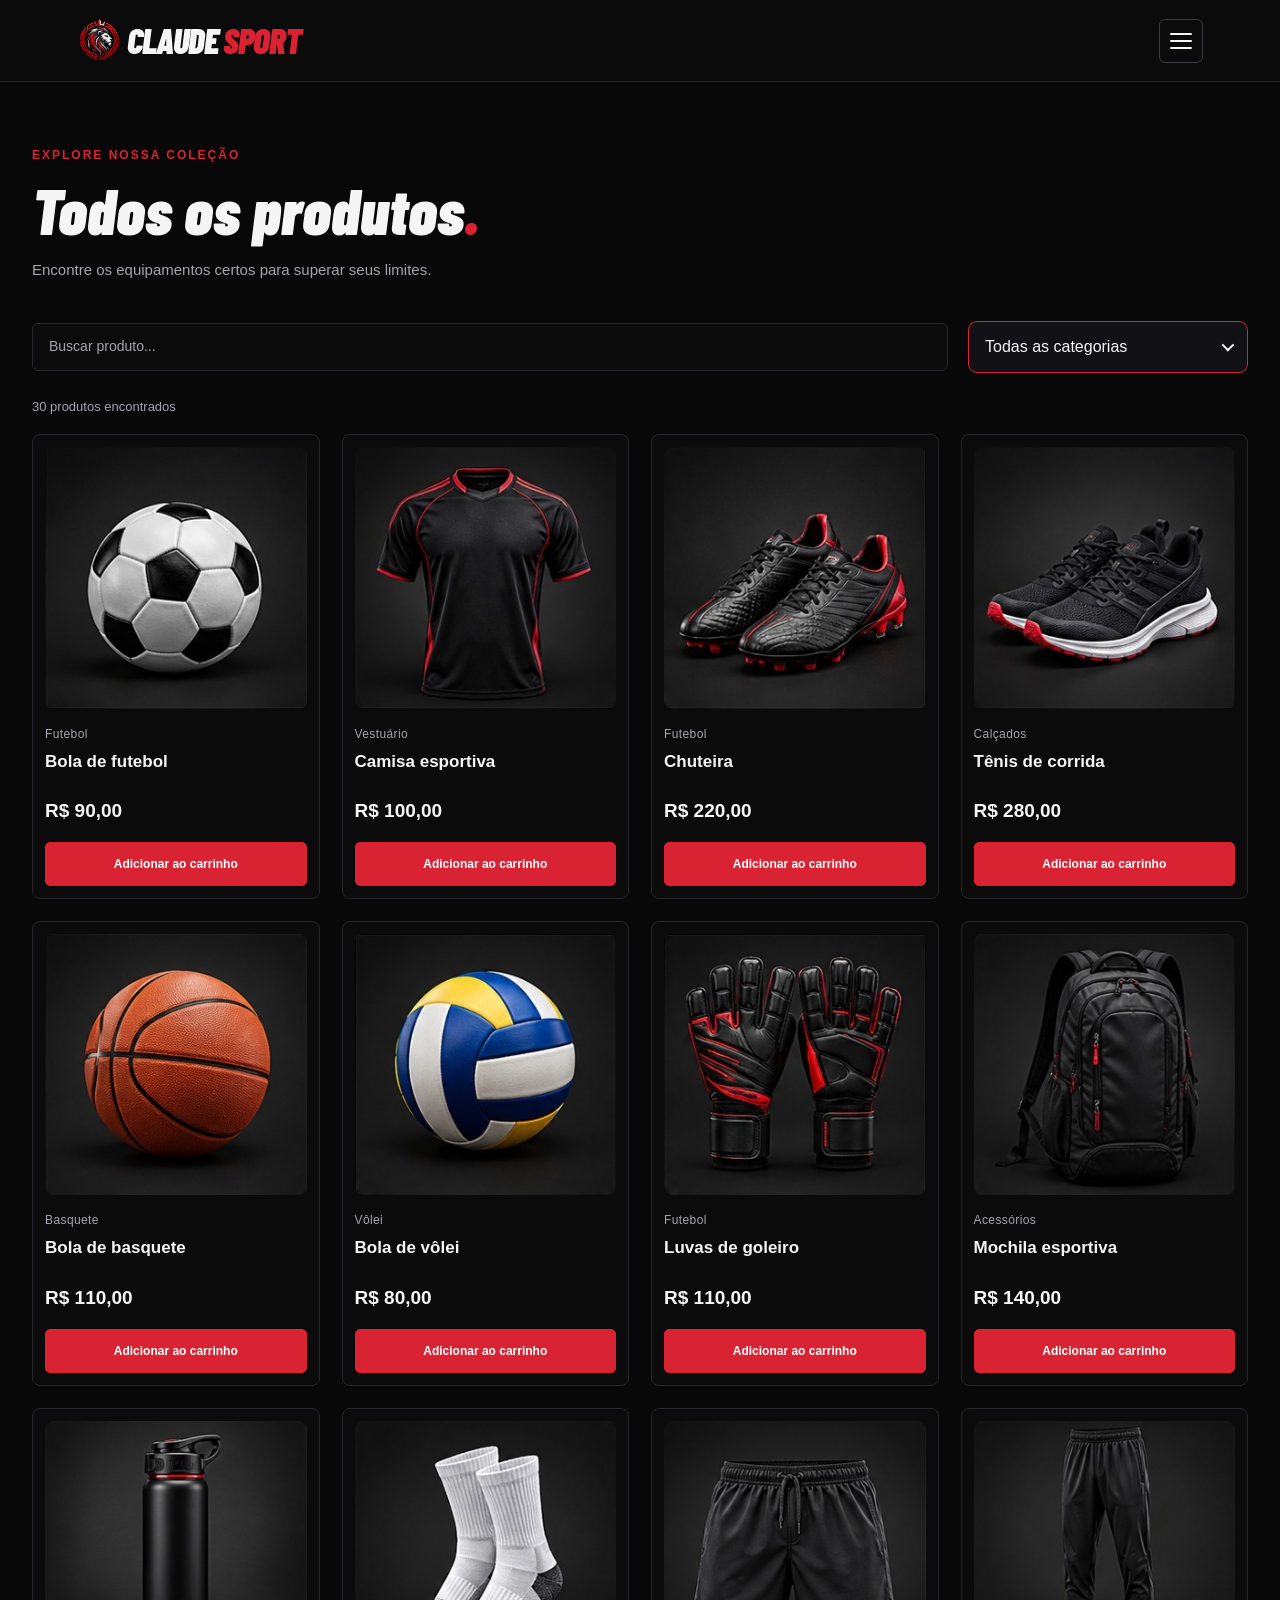
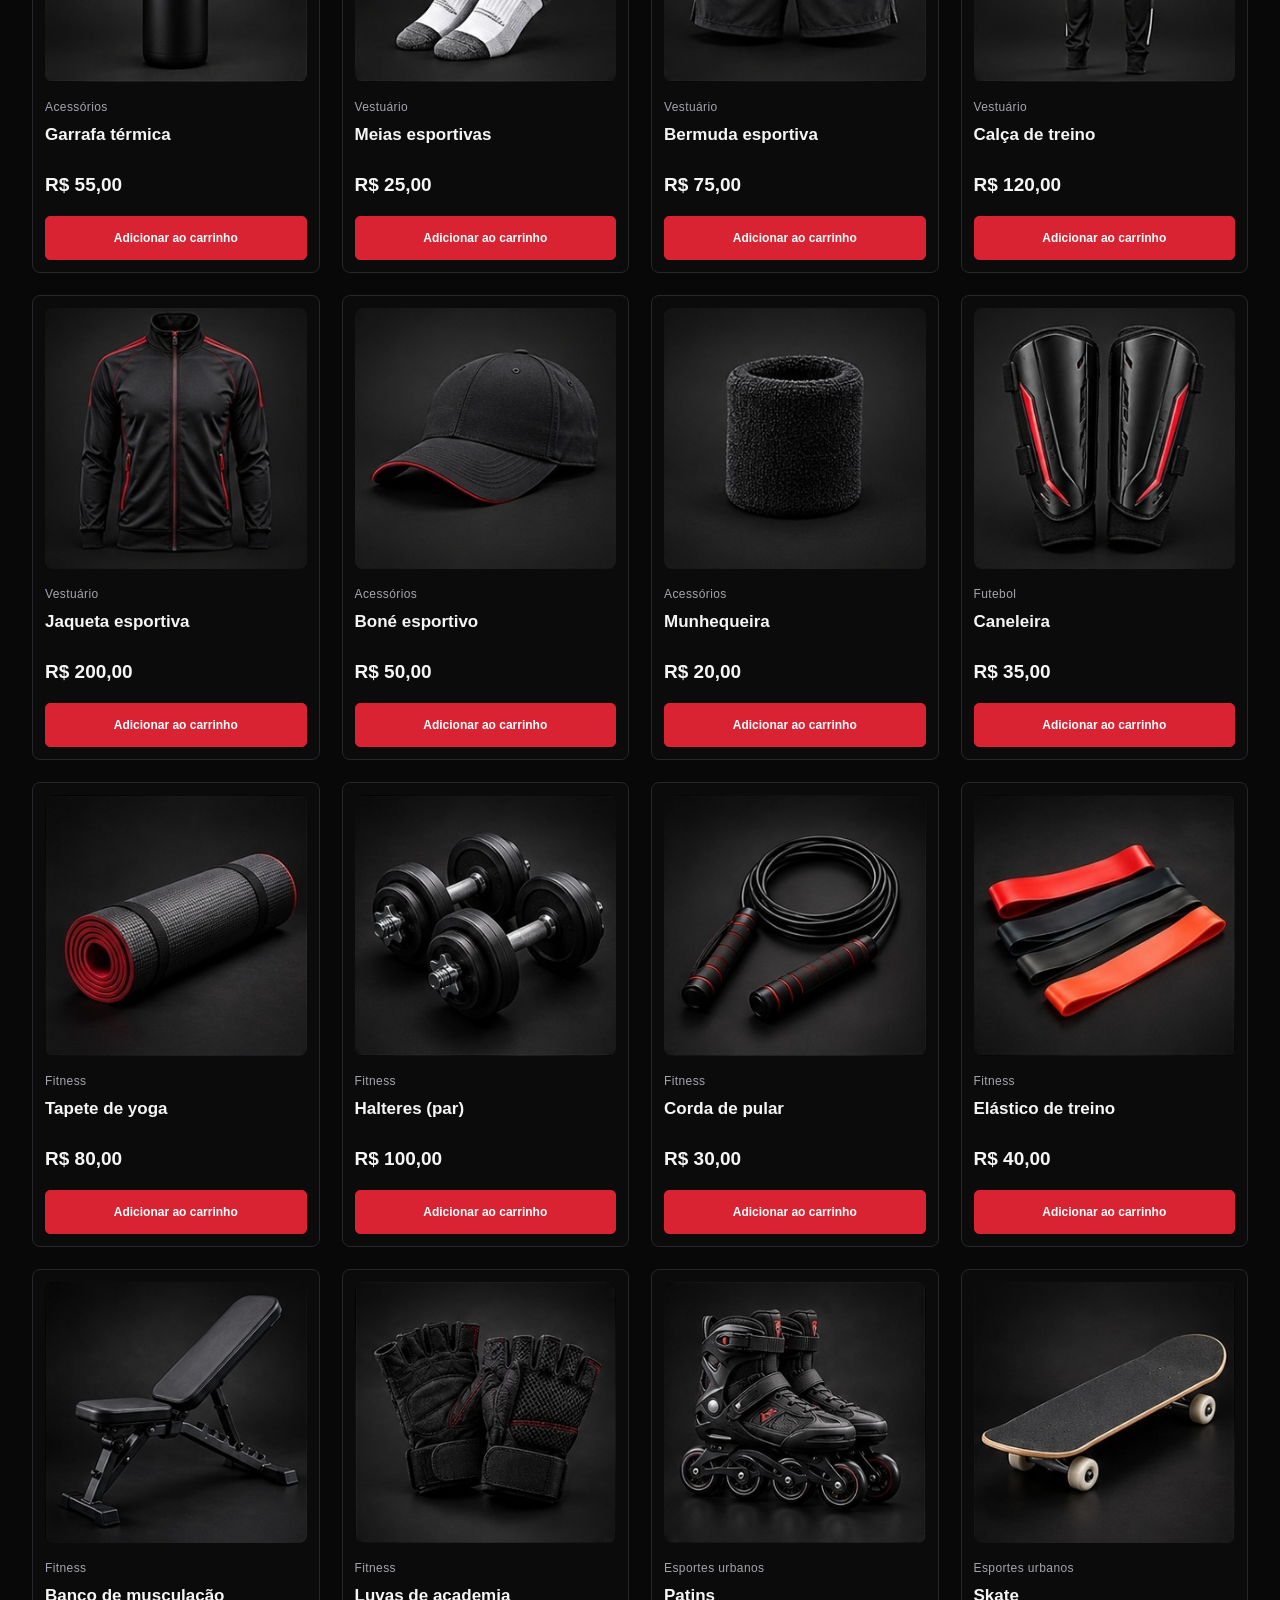
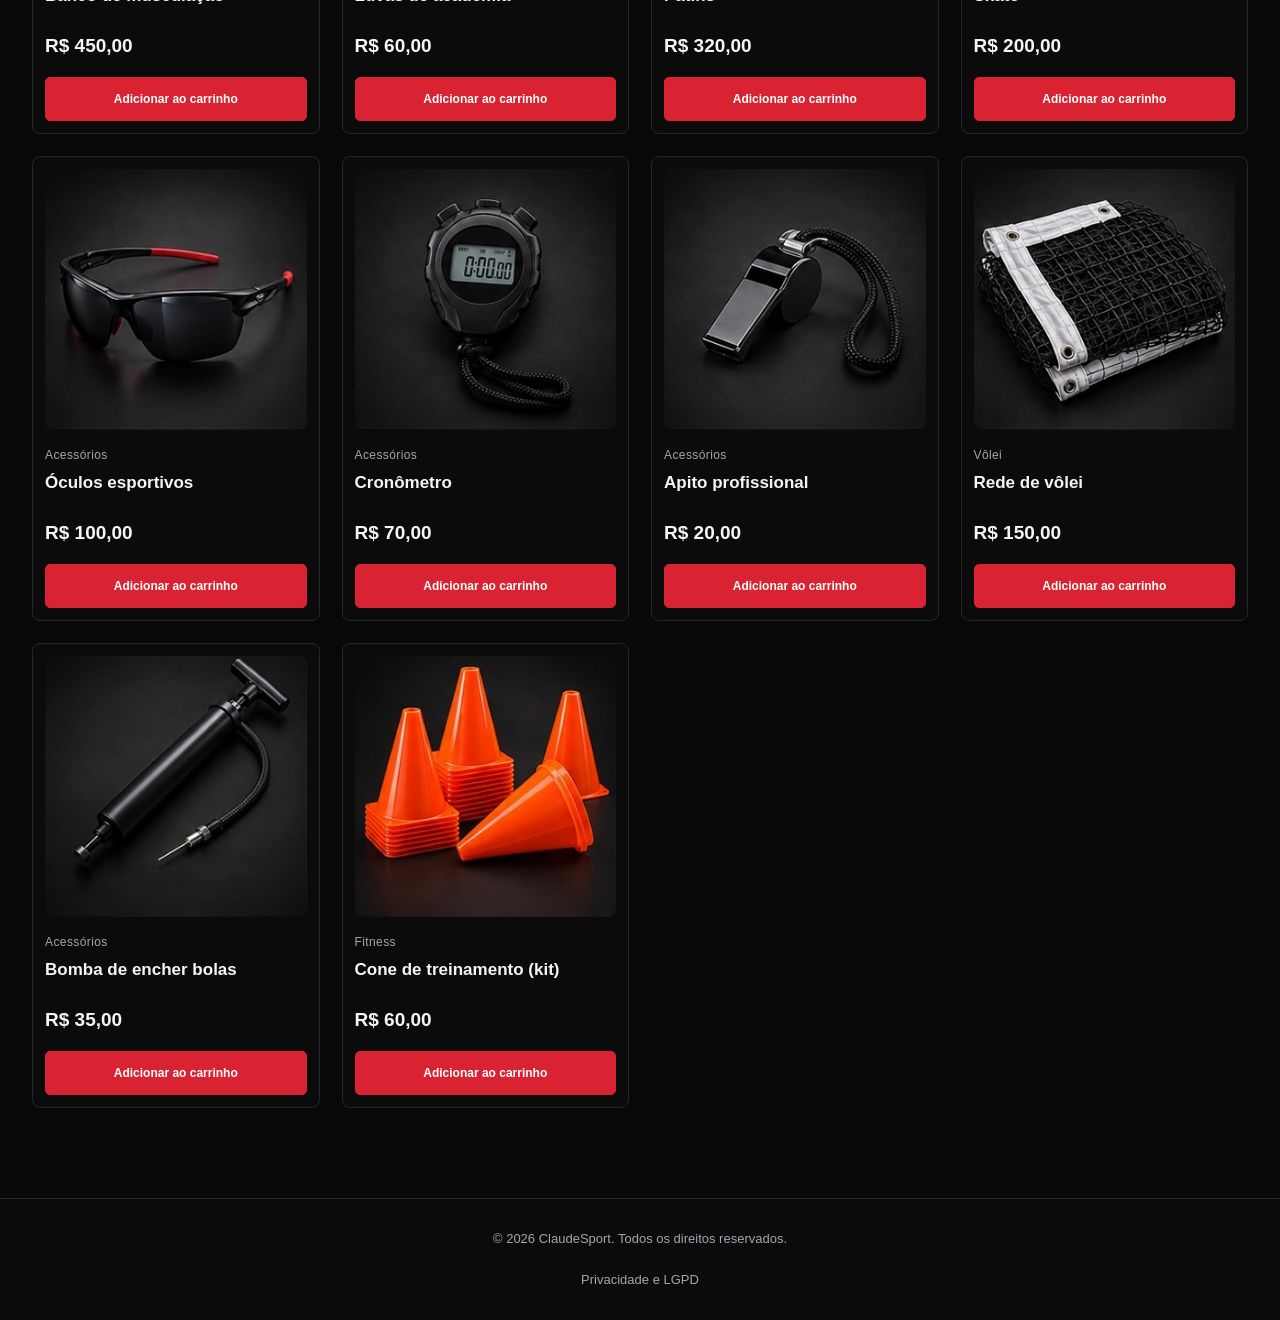
<file: products.html>
<!DOCTYPE html>
<html lang="pt-BR">
<head>
    <meta charset="UTF-8">
    <meta name="viewport" content="width=device-width, initial-scale=1.0">

    <link rel="preconnect" href="https://fonts.googleapis.com">
    <link rel="preconnect" href="https://fonts.gstatic.com" crossorigin>

    <link
        href="https://fonts.googleapis.com/css2?family=Barlow+Condensed:ital,wght@1,700;1,900&display=swap"
        rel="stylesheet"
    >

    <link rel="stylesheet" href="assets/css/style.css">
    <link rel="stylesheet" href="assets/css/products.css">

    <title>Produtos | ClaudeSport</title>
</head>
<body>
<header class="cabecalho">
    <a href="index.html" class="marca" aria-label="ClaudeSport - Início">
        <img
            src="assets/images/Emblema de Leão com Coroa Vermelha.png"
            alt=""
            class="marca-logo"
        >
        <span class="marca-claude">CLAUDE</span>
        <span class="marca-store">SPORT</span>
    </a>

    <button
        class="botao-menu"
        id="botao-menu"
        type="button"
        aria-label="Abrir menu"
        aria-controls="menu-principal"
        aria-expanded="false"
    >
        <span></span>
        <span></span>
        <span></span>
    </button>

    <nav id="menu-principal" class="menu-principal" aria-label="Navegação principal">

        <!-- Início -->
        <a href="index.html">
            <svg class="icone-menu" viewBox="0 0 24 24" fill="none"
                 stroke="currentColor" stroke-width="1.8"
                 stroke-linecap="round" stroke-linejoin="round" aria-hidden="true">
                <path d="m3 10 9-7 9 7"/>
                <path d="M5 9v12h14V9"/>
                <path d="M9 21v-7h6v7"/>
            </svg>
            <span>Início</span>
            <span class="seta-menu">↗</span>
        </a>

        <!-- Produtos -->
        <a href="products.html">
            <svg class="icone-menu" viewBox="0 0 24 24" fill="none"
                 stroke="currentColor" stroke-width="1.8"
                 stroke-linecap="round" stroke-linejoin="round" aria-hidden="true">
                <path d="M6 7h15l-1.5 9h-12z"/>
                <path d="M6 7 4.5 3H2"/>
                <circle cx="9" cy="20" r="1"/>
                <circle cx="18" cy="20" r="1"/>
            </svg>
            <span>Produtos</span>
            <span class="seta-menu">↗</span>
        </a>

        <!-- Sobre -->
        <a href="about.html">
            <svg class="icone-menu" viewBox="0 0 24 24" fill="none"
                 stroke="currentColor" stroke-width="1.8"
                 stroke-linecap="round" stroke-linejoin="round" aria-hidden="true">
                <circle cx="12" cy="8" r="6"/>
                <path d="M8.2 12.7 7 22l5-3 5 3-1.2-9.3"/>
            </svg>
            <span>Sobre</span>
            <span class="seta-menu">↗</span>
        </a>

        <!-- Contato -->
        <a href="contacts.html">
            <svg class="icone-menu" viewBox="0 0 24 24" fill="none"
                 stroke="currentColor" stroke-width="1.8"
                 stroke-linecap="round" stroke-linejoin="round" aria-hidden="true">
                <rect x="3" y="5" width="18" height="14" rx="2"/>
                <path d="m3 7 9 6 9-6"/>
            </svg>
            <span>Contato</span>
            <span class="seta-menu">↗</span>
        </a>

        <!-- Entrar -->
        <a href="login.html">
            <svg class="icone-menu" viewBox="0 0 24 24" fill="none"
                 stroke="currentColor" stroke-width="1.8"
                 stroke-linecap="round" stroke-linejoin="round" aria-hidden="true">
                <circle cx="12" cy="7" r="4"/>
                <path d="M4 21v-2a8 8 0 0 1 16 0v2z"/>
            </svg>
            <span>Entrar</span>
            <span class="seta-menu">↗</span>
        </a>

    </nav>
</header>

    <!-- CONTEÚDO PRINCIPAL -->
    <main class="catalogo">

        <!-- APRESENTAÇÃO -->
        <section
            class="catalogo-intro"
            aria-labelledby="titulo-catalogo"
        >
            <p class="catalogo-etiqueta">
                EXPLORE NOSSA COLEÇÃO
            </p>

            <h1 id="titulo-catalogo">
                Todos os produtos<span>.</span>
            </h1>

            <p class="catalogo-descricao">
                Encontre os equipamentos certos para superar seus limites.
            </p>
        </section>

        <!-- PESQUISA E FILTROS -->
        <section
            class="catalogo-ferramentas"
            aria-label="Pesquisar e filtrar produtos"
        >
            <label class="campo-pesquisa">
                <span class="visualmente-oculto">
                    Pesquisar produtos
                </span>

                <input
                    type="search"
                    id="pesquisa-produtos"
                    placeholder="Buscar produto..."
                    autocomplete="off"
                >
            </label>

            <div class="campo-categoria" id="seletor-categoria">
    <span class="visualmente-oculto" id="rotulo-categoria">
        Filtrar por categoria
    </span>

    <button
        type="button"
        id="botao-categoria"
        class="botao-categoria"
        aria-labelledby="rotulo-categoria botao-categoria-texto"
        aria-haspopup="listbox"
        aria-expanded="false"
    >
        <span id="botao-categoria-texto">Todas as categorias</span>
        <span class="seta-categoria" aria-hidden="true"></span>
    </button>

    <div
        id="opcoes-categoria"
        class="opcoes-categoria"
        role="listbox"
        aria-labelledby="rotulo-categoria"
        hidden
    ></div>
</div>
        </section>

        <!-- RESULTADOS -->
        <div class="catalogo-resultados" aria-live="polite">
            <p id="contador-produtos">
                Carregando produtos...
            </p>
        </div>

        <!-- GRADE DE PRODUTOS -->
        <section
            id="grade-produtos"
            class="grade-produtos"
            aria-label="Lista de produtos"
        >
            <noscript>
                Ative o JavaScript para visualizar os produtos.
            </noscript>
        </section>

    </main>

    <!-- RODAPÉ -->
    <footer class="rodape-produtos">
        <p>
            &copy; 2026 ClaudeSport. Todos os direitos reservados.
        </p>

        <a href="privacy.html">
            Privacidade e LGPD
        </a>
    </footer>

    <!-- JAVASCRIPT -->
    <script src="assets/js/menu.js"></script>
    <script src="assets/js/products.js"></script>
    <script src="assets/js/carrinho.js"></script>

</body>
</html>
</file>
<file: assets/css/style.css>
/* ========================================
   1. IDENTIDADE VISUAL — CLAUDESPORT
======================================== */


:root {
    --cor-fundo: #080809;
    --cor-superficie: #0b0b0c;
    --cor-vermelha: #d92332;
    --cor-vermelha-hover: #b91c2a;
    --cor-texto: #f5f5f5;
    --cor-texto-secundario: #a5a5ad;
    --cor-borda: #26262c;

    --largura-conteudo: 1200px;
    --transicao-padrao: 0.2s ease;
}

/* ========================================
   2. RESET E CONFIGURAÇÕES GERAIS
======================================== */

* {
    box-sizing: border-box;
}

html {
    scroll-behavior: smooth;
}

body {
    margin: 0;
    min-height: 100vh;

    background-color: var(--cor-fundo);
    color: var(--cor-texto);

    font-family: Arial, Helvetica, sans-serif;
    line-height: 1.5;
}

img {
    display: block;
    max-width: 100%;
}

button,
input,
textarea,
select {
    font: inherit;
}

button,
a {
    -webkit-tap-highlight-color: transparent;
}

a {
    color: inherit;
    text-decoration: none;
}

button {
    color: inherit;
}

a:focus-visible,
button:focus-visible,
input:focus-visible,
textarea:focus-visible {
    outline: 2px solid var(--cor-vermelha);
    outline-offset: 4px;
}

/* ========================================
   3. CABEÇALHO GLOBAL
======================================== */

.cabecalho {
    position: relative;
    z-index: 100;

    display: flex;
    justify-content: space-between;
    align-items: center;
    gap: 20px;

    padding: 18px 6%;

    background-color: var(--cor-superficie);
    border-bottom: 1px solid var(--cor-borda);
}

/* ========================================
   4. MARCA E LOGO
======================================== */

.marca {
    display: inline-flex;
    align-items: center;
    gap: 5px;

    flex-shrink: 0;
    white-space: nowrap;

    font-family: "Barlow Condensed", sans-serif;
    font-size: 2.2rem;
    font-weight: 900;
    font-style: italic;
    letter-spacing: -1px;
    line-height: 1;
}

.marca-logo {
    width: 45px;
    height: 45px;

    object-fit: contain;
    flex-shrink: 0;
}

.marca-claude {
    color: var(--cor-texto);
}

.marca-store {
    color: var(--cor-vermelha);
}

/* ========================================
   5. BOTÃO DO MENU HAMBÚRGUER
======================================== */

.botao-menu {
    display: flex;
    flex-direction: column;
    justify-content: center;
    align-items: center;
    gap: 5px;

    width: 44px;
    height: 44px;
    padding: 10px;

    background-color: transparent;
    border: 1px solid #38383f;
    border-radius: 6px;

    cursor: pointer;

    transition:
        background-color var(--transicao-padrao),
        border-color var(--transicao-padrao);
}

.botao-menu:hover {
    background-color: #242429;
    border-color: var(--cor-vermelha);
}

.botao-menu span {
    display: block;

    width: 22px;
    height: 2px;

    background-color: var(--cor-texto);
    border-radius: 2px;

    transition:
        transform var(--transicao-padrao),
        opacity var(--transicao-padrao);
}

/* Animação das três linhas ao abrir */

.botao-menu[aria-expanded="true"] span:first-child {
    transform: translateY(7px) rotate(45deg);
}

.botao-menu[aria-expanded="true"] span:nth-child(2) {
    opacity: 0;
}

.botao-menu[aria-expanded="true"] span:last-child {
    transform: translateY(-7px) rotate(-45deg);
}

/* ========================================
   6. MENU DE NAVEGAÇÃO
======================================== */

.menu-principal {
    display: none;
    flex-direction: column;
    gap: 4px;

    position: absolute;
    top: calc(100% + 1px);
    right: 6%;

    min-width: 210px;
    padding: 10px;

    background-color: var(--cor-superficie);
    border: 1px solid var(--cor-borda);
    border-radius: 8px;

    box-shadow: 0 12px 30px rgb(0 0 0 / 35%);
}

.menu-principal.aberto {
    display: flex;
}

.menu-principal a {
    display: flex;
    align-items: center;
    gap: 12px;

    padding: 14px 12px;

    color: var(--cor-texto-secundario);
    font-size: 0.95rem;

    border: 1px solid transparent;
    border-radius: 7px;

    transition:
        color var(--transicao-padrao),
        background-color var(--transicao-padrao),
        border-color var(--transicao-padrao),
        transform var(--transicao-padrao);
}

.menu-principal a:hover {
    color: var(--cor-texto);
    background-color: rgb(217 35 50 / 12%);
    border-color: rgb(217 35 50 / 35%);
    transform: translateX(3px);
}


/* Ícones SVG brancos */
.icone-menu {
    display: block;
    flex: 0 0 21px;
    width: 21px;
    height: 21px;

    color: #ffffff;

    transition:
        color var(--transicao-padrao),
        transform var(--transicao-padrao);
}

/* Ícones ficam vermelhos ao passar o cursor */
.menu-principal a:hover .icone-menu {
    color: #ff4655;
    transform: scale(1.08);
}

/* Setinha à direita */
.seta-menu {
    margin-left: auto;
    color: #65656f;
    opacity: 0;

    transform: translateX(-5px);

    transition:
        opacity var(--transicao-padrao),
        transform var(--transicao-padrao),
        color var(--transicao-padrao);
}

.menu-principal a:hover .seta-menu {
    color: #ff4655;
    opacity: 1;
    transform: translateX(0);
}

/* Animação de abertura */
.menu-principal.aberto {
    animation: menu-entrar 0.18s ease-out;
}

@keyframes menu-entrar {
    from {
        opacity: 0;
        transform: translateY(-6px);
    }

    to {
        opacity: 1;
        transform: translateY(0);
    }
}

/* ========================================
   7. RODAPÉ GLOBAL
======================================== */

footer {
    padding: 28px 6%;

    background-color: var(--cor-superficie);
    border-top: 1px solid var(--cor-borda);

    color: var(--cor-texto-secundario);
    font-size: 0.9rem;
    text-align: center;
}

footer p {
    margin: 0 0 10px;
}

footer a {
    transition: color var(--transicao-padrao);
}

footer a:hover {
    color: var(--cor-vermelha);
}

/* ========================================
   8. RESPONSIVIDADE
======================================== */

@media (max-width: 480px) {
    .cabecalho {
        padding: 14px 5%;
    }

    .marca {
        gap: 4px;
        font-size: 1.8rem;
    }

    .marca-logo {
        width: 36px;
        height: 36px;
    }

    .botao-menu {
        width: 42px;
        height: 42px;
    }

    .menu-principal {
        right: 5%;
    }
}

/* ========================================
   9. ACESSIBILIDADE — MOVIMENTO REDUZIDO
======================================== */

@media (prefers-reduced-motion: reduce) {
    html {
        scroll-behavior: auto;
    }

    *,
    *::before,
    *::after {
        animation-duration: 0.01ms !important;
        animation-iteration-count: 1 !important;
        transition-duration: 0.01ms !important;
    }
}
</file>
<file: assets/css/home.css>
/* ===== DESTAQUE PRINCIPAL ===== */

.destaque {
    min-height: 65vh;
    padding: 80px 8%;

    display: flex;
    flex-direction: column;
    justify-content: center;
    align-items: flex-start;

    
background:
    linear-gradient(
        to bottom,
        transparent 55%,
        #080809 100%
    ),
    linear-gradient(
        90deg,
        rgba(0, 0, 0, 0.88) 0%,
        rgba(0, 0, 0, 0.58) 45%,
        rgba(0, 0, 0, 0.12) 100%
    ),
    url("../images/Banner1.jpg");

background-size: cover;
background-position: center;
background-repeat: no-repeat;

    border-bottom: 1px solid #29292f;
}

/* Frase pequena acima do título */
.destaque > p:first-child {
    color: var(--cor-vermelha);
    font-size: 0.8rem;
    font-weight: 700;
    letter-spacing: 3px;
    margin-bottom: 18px;
}

/* Título principal */
.destaque h1 {
    max-width: 800px;
    margin: 0;

    font-size: clamp(2.5rem, 6vw, 5rem);
    line-height: 1.05;
    letter-spacing: -2px;
}

/* Descrição */
.destaque > p:nth-of-type(2) {
    max-width: 520px;
    margin: 24px 0 30px;

    color: var(--cor-texto-secundario);
    font-size: 1.1rem;
    line-height: 1.7;
}

/* Botão principal */
.destaque > a {
    display: inline-block;
    padding: 15px 25px;

    background-color: var(--cor-vermelha);
    color: #ffffff;

    font-weight: 700;
    border-radius: 4px;

    transition:
        background-color 0.2s ease,
        transform 0.2s ease;
}

.destaque > a:hover {
    background-color: #b91c2a;
    transform: translateY(-2px);
}


/* ===== CARROSSEL DE DESTAQUES ===== */

.carrossel {
    width: min(1400px, calc(100% - 48px));
    margin: 35px auto 70px;
}


.carrossel > h2 {
    margin-bottom: 24px;
    color: var(--cor-texto);
    font-size: 2rem;
}

/* Área que contém os banners */
.carrossel-container {
    position: relative;
    display: grid;
    grid-template-columns: minmax(0, 1fr);
    overflow: hidden;
    border-radius: 12px;
    background: var(--cor-fundo);
}

/* Apenas o banner ativo aparece */

.banner {
    grid-area: 1 / 1;
    position: relative;
    display: flex;
    align-items: center;
    min-width: 0;
    min-height: 620px;
    overflow: hidden;
    visibility: hidden;
    opacity: 0;
    pointer-events: none;
    z-index: 0;
    transition:
        opacity 0.9s ease,
        visibility 0s linear 0.9s;
}

.banner.ativo {
    visibility: visible;
    opacity: 1;
    pointer-events: auto;
    z-index: 1;
    transition:
        opacity 0.9s ease,
        visibility 0s;
}


/* Imagem ocupa todo o banner */
.banner > img {
    position: absolute;
    inset: 0;
    width: 100%;
    height: 100%;
    object-fit: cover;
    object-position: center;
    transform: scale(1.07);
    transition: transform 6.8s ease;
}

.banner.ativo > img {
    transform: scale(1);
}

@media (prefers-reduced-motion: reduce) {
    .banner,
    .banner.ativo,
    .banner > img {
        transition: none;
    }
}

/* Escurece a imagem para facilitar a leitura */
.banner::after {
    content: "";
    position: absolute;
    inset: 0;
    background: linear-gradient(
        90deg,
        rgb(0 0 0 / 88%) 0%,
        rgb(0 0 0 / 60%) 45%,
        transparent 100%
    );
    pointer-events: none;
}

/* Texto por cima da imagem */
.banner-conteudo {
    position: relative;
    z-index: 2;
    display: flex;
    flex-direction: column;
    align-items: flex-start;
    gap: 14px;
    width: min(680px, 100%);
    padding: 56px;
    color: #fff;
}

.banner-etiqueta {
    margin: 0;
    color: var(--cor-vermelha);
    font-size: 0.85rem;
    font-weight: 800;
    letter-spacing: 3px;
}

.banner-conteudo h3 {
    margin: 0;
    font-family: "Barlow Condensed", sans-serif;
    font-size: clamp(2.5rem, 5vw, 4.5rem);
    font-style: italic;
    font-weight: 900;
    line-height: 1;
    text-transform: uppercase;
}

.banner-conteudo > p:not(.banner-etiqueta) {
    max-width: 440px;
    margin: 0;
    color: #e0e0e0;
    font-size: 1rem;
    line-height: 1.6;
}

.banner-botao {
    display: inline-block;
    position: relative;
    margin-top: 10px;
    padding: 10px 0;
    border: none;
    background: transparent;
    color: #fff;
    font-weight: 700;
    text-decoration: none;
}

.banner-botao::after {
    content: "";
    position: absolute;
    right: 0;
    bottom: 3px;
    left: 0;
    height: 2px;
    background: var(--cor-vermelha);
    transform: scaleX(0);
    transform-origin: left;
    transition: transform 0.25s ease;
}

.banner-botao:hover::after,
.banner-botao:focus-visible::after {
    transform: scaleX(1);
}

/* Setas e indicadores */
.carrossel-controles {
    display: flex;
    align-items: center;
    justify-content: center;
    gap: 20px;
    margin-top: 18px;
}

.carrossel-controles > button {
    display: grid;
    width: 42px;
    height: 42px;
    place-items: center;
    border: 1px solid var(--cor-borda);
    border-radius: 50%;
    background: var(--cor-superficie);
    color: var(--cor-texto);
    font-size: 1.3rem;
    cursor: pointer;
    transition: background 0.2s ease, border-color 0.2s ease;
}

.carrossel-controles > button:hover {
    border-color: var(--cor-vermelha);
    background: var(--cor-vermelha);
}

.carrossel-indicadores {
    display: flex;
    align-items: center;
    gap: 9px;
}

.indicador {
    width: 9px;
    height: 9px;
    padding: 0;
    border: 0;
    border-radius: 50%;
    background: #62626b;
    cursor: pointer;
}

.indicador.ativo {
    width: 25px;
    border-radius: 10px;
    background: var(--cor-vermelha);
}


/* ==============================
   PRODUTOS EM DESTAQUE
============================== */

.produtos-destaque {
    width: min(1400px, calc(100% - 48px));
    margin: 80px auto;
}

.produtos-cabecalho {
    display: flex;
    align-items: end;
    justify-content: space-between;
    gap: 24px;
    margin-bottom: 32px;
}

.produtos-etiqueta {
    margin-bottom: 10px;
    color: var(--cor-vermelha);
    font-size: 12px;
    font-weight: 800;
    letter-spacing: 2px;
}

.produtos-cabecalho h2 {
    margin: 0;
    color: var(--cor-texto);
    font-family: "Barlow Condensed", sans-serif;
    font-size: clamp(32px, 4vw, 48px);
    font-style: italic;
    font-weight: 900;
    line-height: 1.1;
}

.produtos-cabecalho h2 span {
    color: var(--cor-vermelha);
}

.produtos-subtitulo {
    margin-top: 12px;
    color: var(--cor-texto-secundario);
    font-size: 14px;
}

.produtos-ver-todos {
    display: inline-flex;
    align-items: center;
    gap: 10px;
    padding-bottom: 7px;
    color: var(--cor-texto);
    font-size: 13px;
    text-decoration: none;
    white-space: nowrap;
    border-bottom: 1px solid var(--cor-vermelha);
    transition: color 0.2s ease;
}

.produtos-ver-todos:hover {
    color: var(--cor-vermelha);
}

.produtos-grade {
    display: grid;
    grid-template-columns: repeat(4, minmax(0, 1fr));
    gap: 20px;
}

.produto-card {
    min-width: 0;
    overflow: hidden;
    background: var(--cor-superficie);
    border: 1px solid var(--cor-borda);
    border-radius: 10px;
    transition:
        transform 0.25s ease,
        border-color 0.25s ease;
}

.produto-card:hover {
    transform: translateY(-5px);
    border-color: var(--cor-vermelha);
}

.produto-imagem {
    position: relative;
    display: block;
    height: 260px;
    overflow: hidden;
    background: #1a1a1f;
}

.produto-imagem img {
    width: 100%;
    height: 100%;
    display: block;
    object-fit: cover;
    transition: transform 0.4s ease;
}

.produto-card:hover .produto-imagem img {
    transform: scale(1.06);
}

.produto-tag {
    position: absolute;
    top: 12px;
    left: 12px;
    padding: 7px 9px;
    background: var(--cor-vermelha);
    color: white;
    font-size: 10px;
    font-weight: 800;
    letter-spacing: 0.7px;
}

.produto-info {
    padding: 18px;
}

.produto-categoria {
    margin-bottom: 8px;
    color: var(--cor-vermelha);
    font-size: 10px;
    font-weight: 800;
    letter-spacing: 1.5px;
}

.produto-info h3 {
    margin-bottom: 8px;
    color: var(--cor-texto);
    font-size: 17px;
    font-weight: 700;
}

.produto-descricao {
    min-height: 36px;
    color: var(--cor-texto-secundario);
    font-size: 12px;
    line-height: 1.5;
}

.produto-rodape {
    display: flex;
    align-items: center;
    justify-content: space-between;
    gap: 12px;
    margin-top: 18px;
}

.produto-preco {
    color: var(--cor-texto);
    font-size: 18px;
    font-weight: 800;
}

.produto-adicionar {
    display: grid;
    width: 38px;
    height: 38px;
    place-items: center;
    flex-shrink: 0;
    border: 0;
    border-radius: 6px;
    background: var(--cor-vermelha);
    color: white;
    font-size: 25px;
    cursor: pointer;
    transition: background 0.2s ease;
}

.produto-adicionar:hover {
    background: var(--cor-vermelha-hover);
}

.produto-adicionar:focus-visible,
.produtos-ver-todos:focus-visible {
    outline: 2px solid var(--cor-vermelha);
    outline-offset: 4px;
}

/* Telas médias */
@media (max-width: 1000px) {
    .produtos-grade {
        grid-template-columns: repeat(2, minmax(0, 1fr));
    }

    .produto-imagem {
        height: 280px;
    }
}

/* Celulares */
@media (max-width: 600px) {
    .produtos-destaque {
        width: calc(100% - 32px);
        margin: 55px auto;
    }

    .produtos-cabecalho {
        align-items: start;
        flex-direction: column;
        gap: 20px;
    }

    .produtos-grade {
        gap: 12px;
    }

    .produto-imagem {
        height: 180px;
    }

    .produto-info {
        padding: 12px;
    }

    .produto-info h3 {
        font-size: 15px;
    }

    .produto-preco {
        font-size: 15px;
    }

    .produto-adicionar {
        width: 34px;
        height: 34px;
    }
}

@media (prefers-reduced-motion: reduce) {
    .produto-card,
    .produto-imagem img,
    .produto-adicionar {
        transition: none;
    }

    .produto-card:hover {
        transform: none;
    }
}

/* Ajustes para celulares */
@media (max-width: 600px) {
    .carrossel {
        width: calc(100% - 28px);
        margin: 45px auto;
    }

    .banner {
        min-height: 390px;
    }

    .banner-conteudo {
        padding: 28px 22px;
        gap: 12px;
    }

    .banner-conteudo h3 {
        font-size: 2.8rem;
    }

    .banner-conteudo > p:not(.banner-etiqueta) {
        font-size: 0.9rem;
    }
}

@media (prefers-reduced-motion: reduce) {
    .banner-botao,
    .carrossel-controles > button {
        transition: none;
    }
}
</file>
<file: assets/css/about.css>
/* ========================================
   CLAUDESPORT — PÁGINA SOBRE
   Identidade visual: preto, branco e vermelho
======================================== */

/* ---------- Estrutura geral ---------- */

.sobre {
    width: min(1120px, calc(100% - 48px));
    margin: 0 auto;
    padding-bottom: 72px;
}

.sobre h1,
.sobre h2,
.sobre h3,
.sobre p {
    overflow-wrap: break-word;
}

/* ---------- Tipografia e etiquetas ---------- */

.sobre-etiqueta {
    margin: 0 0 20px;
    color: var(--cor-vermelha, #d92332);
    font-size: 12px;
    font-weight: 800;
    letter-spacing: 3px;
    text-transform: uppercase;
}

.sobre-hero h1,
.sobre-titulo h2,
.sobre-proposito h2,
.sobre-final h2 {
    margin: 0;
    font-family: "Barlow Condensed", sans-serif;
    font-weight: 900;
    font-style: italic;
    line-height: 1.05;
}

.sobre-hero h1 {
    font-size: clamp(48px, 7vw, 88px);
    line-height: 0.98;
    letter-spacing: -1px;
}

.sobre-hero h1 span {
    color: var(--cor-vermelha, #d92332);
}

.sobre-titulo h2,
.sobre-proposito h2,
.sobre-final h2 {
    font-size: clamp(34px, 5vw, 54px);
}

.sobre-introducao {
    max-width: 620px;
    margin: 28px 0;
    color: var(--cor-texto-secundario, #a5a5ad);
    font-size: 17px;
    line-height: 1.8;
}

/* ---------- Botões e links ---------- */

.sobre-botao {
    display: inline-flex;
    align-items: center;
    justify-content: center;
    gap: 22px;
    min-height: 48px;
    padding: 0 22px;
    background: var(--cor-vermelha, #d92332);
    color: #fff;
    border: 1px solid var(--cor-vermelha, #d92332);
    border-radius: 5px;
    text-decoration: none;
    font-size: 14px;
    font-weight: 700;
    transition:
        background 0.2s ease,
        border-color 0.2s ease,
        transform 0.2s ease;
}

.sobre-botao:hover {
    background: var(--cor-vermelha-hover, #b91c2a);
    border-color: var(--cor-vermelha-hover, #b91c2a);
    transform: translateY(-2px);
}

.sobre-botao:focus-visible,
.sobre-link:focus-visible {
    outline: 2px solid var(--cor-vermelha, #d92332);
    outline-offset: 4px;
}

.sobre-link {
    display: inline-flex;
    align-items: center;
    gap: 12px;
    margin-top: 28px;
    color: var(--cor-texto, #f5f5f5);
    text-decoration-color: var(--cor-vermelha, #d92332);
    text-underline-offset: 6px;
    transition: color 0.2s ease;
}

.sobre-link:hover {
    color: var(--cor-vermelha, #d92332);
}

/* ========================================
   BANNERS
======================================== */

.banner-identidade,
.banner-quem-somos,
.banner-proposito,
.banner-movimento {
    position: relative;
    isolation: isolate;
    background-repeat: no-repeat;
    background-position: center;
    background-size: cover;
}

/* Camada para preservar a leitura dos textos */
.banner-identidade::before,
.banner-quem-somos::before,
.banner-proposito::before,
.banner-movimento::before {
    content: "";
    position: absolute;
    inset: 0;
    z-index: -1;
    pointer-events: none;
    background: linear-gradient(
        90deg,
        rgb(8 8 9 / 96%) 0%,
        rgb(8 8 9 / 86%) 38%,
        rgb(8 8 9 / 52%) 72%,
        rgb(8 8 9 / 30%) 100%
    );
}

/* Banner 1 — Identidade */

.sobre-hero.banner-identidade {
    width: 100%;
    max-width: none;
    min-height: 440px;
    display: flex;
    flex-direction: column;
    align-items: flex-start;
    justify-content: center;
    padding: clamp(56px, 8vw, 100px) clamp(28px, 7vw, 100px);
    background-image: url("../images/banners/banner-1-identidade.png");
    border-bottom: 1px solid var(--cor-borda, #26262c);
}

.banner-identidade .sobre-introducao {
    max-width: 580px;
}

/* Banner 2 — Quem somos */

.sobre-secao.banner-quem-somos {
    position: relative;
    grid-template-columns: 1fr 1fr;
    gap: 48px;
    padding: clamp(36px, 6vw, 72px);
    margin-top: 28px;
    border: 1px solid var(--cor-borda, #26262c);
    border-radius: 8px;
    background-image: url("../images/banners/banner-2-quem-somos.png");
}

/* Banner 3 — Propósito */

.sobre-proposito.banner-proposito {
    padding: clamp(36px, 6vw, 72px);
    margin: 28px 0;
    border: 1px solid var(--cor-borda, #26262c);
    border-left: 3px solid var(--cor-vermelha, #d92332);
    border-radius: 8px;
    background-image: url("../images/banners/banner-3-proposito.png");
}

.banner-proposito h2 {
    max-width: 700px;
}

/* Banner 4 — Chamada final */

.sobre-final.banner-movimento {
    padding: clamp(48px, 7vw, 88px) 24px;
    margin-top: 40px;
    overflow: hidden;
    border: 1px solid var(--cor-borda, #26262c);
    border-radius: 8px;
    background-image: url("../images/banners/banner-4-movimento.png");
    text-align: center;
}

.banner-movimento .sobre-etiqueta {
    margin-bottom: 18px;
}

.banner-movimento h2 {
    max-width: 800px;
    margin: 0 auto 28px;
}

/* ========================================
   SEÇÕES DE CONTEÚDO
======================================== */

/* Quem somos e direção */

.sobre-secao {
    display: grid;
    grid-template-columns: 1fr 1fr;
    gap: 64px;
    padding: 64px 0;
    border-top: 1px solid var(--cor-borda, #26262c);
}

.sobre-texto {
    color: var(--cor-texto-secundario, #a5a5ad);
    font-size: 15px;
    line-height: 1.9;
}

.sobre-texto p:first-child {
    margin-top: 0;
}

.sobre-texto p:last-child {
    margin-bottom: 0;
}

/* Modalidades esportivas */

.sobre-modalidades {
    padding: 72px 0;
    border-top: 1px solid var(--cor-borda, #26262c);
}

.sobre-modalidades > .sobre-titulo {
    max-width: 650px;
    margin-bottom: 36px;
}

.sobre-modalidades > .sobre-titulo > p:last-child {
    color: var(--cor-texto-secundario, #a5a5ad);
    line-height: 1.7;
}

.modalidades-grade {
    display: grid;
    grid-template-columns: repeat(3, minmax(0, 1fr));
    gap: 16px;
}

.modalidade-card {
    min-height: 185px;
    padding: 24px;
    background: var(--cor-superficie, #121216);
    border: 1px solid var(--cor-borda, #26262c);
    border-radius: 8px;
    transition:
        border-color 0.2s ease,
        transform 0.2s ease,
        background 0.2s ease;
}

.modalidade-card:hover {
    border-color: var(--cor-vermelha, #d92332);
    transform: translateY(-3px);
}

.modalidade-numero {
    color: var(--cor-vermelha, #d92332);
    font-size: 12px;
    font-weight: 800;
    letter-spacing: 2px;
}

.modalidade-card h3 {
    margin: 22px 0 10px;
    font-size: 19px;
    font-weight: 700;
}

.modalidade-card p {
    margin: 0;
    color: var(--cor-texto-secundario, #a5a5ad);
    font-size: 14px;
    line-height: 1.7;
}

/* Propósito */

.sobre-proposito > p:last-child {
    max-width: 720px;
    margin: 22px 0 0;
    color: var(--cor-texto-secundario, #a5a5ad);
    line-height: 1.9;
}

/* Direção e objetivos */

.sobre-objetivos {
    margin-top: 64px;
}

/* ========================================
   RESPONSIVIDADE — TABLETS
======================================== */

@media (max-width: 900px) {
    .sobre-hero.banner-identidade {
        min-height: 400px;
    }

    .sobre-secao,
    .sobre-secao.banner-quem-somos {
        gap: 32px;
    }

    .modalidades-grade {
        grid-template-columns: repeat(2, minmax(0, 1fr));
    }
}

/* ========================================
   RESPONSIVIDADE — CELULARES
======================================== */

@media (max-width: 760px) {
    .sobre {
        width: calc(100% - 36px);
        padding-bottom: 48px;
    }

    .sobre-hero.banner-identidade {
        width: calc(100% + 36px);
        min-height: 380px;
        margin-left: -18px;
        padding: 64px 24px;
    }

    .sobre-hero h1 {
        font-size: clamp(46px, 11vw, 68px);
    }

    .sobre-introducao {
        font-size: 15px;
        line-height: 1.8;
    }

    .sobre-secao,
    .sobre-secao.banner-quem-somos {
        grid-template-columns: 1fr;
        gap: 20px;
        padding: 40px 24px;
    }

    .sobre-secao:not(.banner-quem-somos) {
        padding: 44px 0;
    }

    .sobre-modalidades {
        padding: 48px 0;
    }

    .sobre-proposito.banner-proposito {
        padding: 36px 24px;
    }

    .sobre-objetivos {
        margin-top: 40px;
    }

    .sobre-final.banner-movimento {
        padding: 48px 20px;
    }

    .banner-identidade::before,
    .banner-quem-somos::before,
    .banner-proposito::before,
    .banner-movimento::before {
        background: linear-gradient(
            90deg,
            rgb(8 8 9 / 95%) 0%,
            rgb(8 8 9 / 82%) 100%
        );
    }

    .modalidade-card {
        padding: 20px;
    }
}

/* Celulares estreitos */

@media (max-width: 460px) {
    .sobre {
        width: calc(100% - 28px);
    }

    .sobre-hero.banner-identidade {
        width: calc(100% + 28px);
        margin-left: -14px;
        min-height: 350px;
        padding: 52px 18px;
    }

    .sobre-hero h1 {
        font-size: 44px;
    }

    .sobre-titulo h2,
    .sobre-proposito h2,
    .sobre-final h2 {
        font-size: 36px;
    }

    .modalidades-grade {
        grid-template-columns: 1fr;
        gap: 12px;
    }

    .modalidade-card {
        min-height: auto;
    }

    .sobre-secao.banner-quem-somos {
        padding: 28px 20px;
    }

    .sobre-proposito.banner-proposito {
        padding: 30px 20px;
    }

    .sobre-botao {
        gap: 14px;
        padding: 0 16px;
        font-size: 13px;
    }
}

/* Respeita a preferência por menos animações */

@media (prefers-reduced-motion: reduce) {
    .sobre-botao,
    .modalidade-card,
    .sobre-link {
        transition: none;
    }

    .sobre-botao:hover,
    .modalidade-card:hover {
        transform: none;
    }
}
</file>
<file: assets/css/contacts.css>
/* ========================================
   CLAUDESPORT — CONTATOS
======================================== */

.pagina-contatos {
    overflow: hidden;
    color: var(--cor-texto, #f5f5f5);
}

/* ---------- Correção da logo ---------- */

.cabecalho .marca {
    display: inline-flex;
    align-items: center;
    flex-shrink: 0;
}

.cabecalho .marca img {
    display: block;
    width: 42px;
    height: 42px;
    max-width: 42px;
    max-height: 42px;
    object-fit: contain;
    flex-shrink: 0;
}

/* ---------- Cabeçalho da página ---------- */

.contato-hero {
    position: relative;
    display: flex;
    align-items: center;
    justify-content: space-between;
    gap: 40px;
    min-height: 480px;
    padding: clamp(64px, 9vw, 112px) max(24px, calc((100% - 1120px) / 2));
    background:
        radial-gradient(
            ellipse at 85% 45%,
            rgb(217 35 50 / 14%),
            transparent 45%
        ),
        var(--cor-fundo, #080809);
    border-bottom: 1px solid var(--cor-borda, #26262c);
}

.contato-hero-conteudo {
    position: relative;
    z-index: 1;
    max-width: 720px;
}

.contato-etiqueta {
    margin: 0 0 20px;
    color: var(--cor-vermelha, #d92332);
    font-size: 11px;
    font-weight: 800;
    letter-spacing: 3px;
    text-transform: uppercase;
}

.contato-hero h1 {
    margin: 0;
    font-family: "Barlow Condensed", sans-serif;
    font-size: clamp(58px, 9vw, 104px);
    font-style: italic;
    font-weight: 900;
    line-height: 0.9;
    letter-spacing: -1px;
}

.contato-hero h1 span,
.contato-final h2 span {
    color: var(--cor-vermelha, #d92332);
}

.contato-introducao {
    max-width: 570px;
    margin: 28px 0;
    color: var(--cor-texto-secundario, #a5a5ad);
    font-size: 16px;
    line-height: 1.9;
}

.contato-hero-detalhe {
    display: flex;
    flex-direction: column;
    gap: 8px;
    flex-shrink: 0;
    padding-left: 28px;
    border-left: 2px solid var(--cor-vermelha, #d92332);
    font-family: "Barlow Condensed", sans-serif;
    font-size: clamp(18px, 2vw, 26px);
    font-style: italic;
    font-weight: 900;
    text-align: left;
}

.detalhe-vermelho {
    color: var(--cor-vermelha, #d92332);
}

/* ---------- Botões ---------- */

.contato-botao {
    display: inline-flex;
    align-items: center;
    justify-content: center;
    gap: 20px;
    min-height: 48px;
    padding: 0 22px;
    background: var(--cor-vermelha, #d92332);
    color: #fff;
    border: 1px solid var(--cor-vermelha, #d92332);
    border-radius: 4px;
    font-size: 12px;
    font-weight: 800;
    letter-spacing: 1px;
    text-decoration: none;
    transition: background 0.2s ease, transform 0.2s ease;
}

.contato-botao:hover {
    background: var(--cor-vermelha-hover, #b91c2a);
    transform: translateY(-2px);
}

.contato-botao:focus-visible,
.contato-link:focus-visible {
    outline: 2px solid var(--cor-vermelha, #d92332);
    outline-offset: 4px;
}

/* ---------- Área dos canais ---------- */

.contato-canais {
    width: min(1120px, calc(100% - 48px));
    margin: 0 auto;
    padding: 88px 0;
}

.contato-secao-titulo {
    display: flex;
    align-items: flex-end;
    justify-content: space-between;
    gap: 32px;
    margin-bottom: 36px;
}

.contato-secao-titulo .contato-etiqueta {
    margin-bottom: 12px;
}

.contato-secao-titulo h2 {
    margin: 0;
    font-family: "Barlow Condensed", sans-serif;
    font-size: clamp(36px, 5vw, 56px);
    font-style: italic;
    font-weight: 900;
    line-height: 1;
}

.contato-secao-titulo > p {
    max-width: 390px;
    margin: 0;
    color: var(--cor-texto-secundario, #a5a5ad);
    font-size: 14px;
    line-height: 1.8;
}

/* ---------- Cartões ---------- */

.contato-grade {
    display: grid;
    grid-template-columns: repeat(3, minmax(0, 1fr));
    gap: 16px;
}

.contato-card {
    display: flex;
    flex-direction: column;
    align-items: flex-start;
    min-width: 0;
    min-height: 270px;
    padding: 26px;
    background: var(--cor-superficie, #121216);
    border: 1px solid var(--cor-borda, #26262c);
    border-radius: 7px;
    transition:
        border-color 0.2s ease,
        transform 0.2s ease,
        background 0.2s ease;
}

.contato-card:hover {
    border-color: var(--cor-vermelha, #d92332);
    background: #17171c;
    transform: translateY(-4px);
}

.contato-card-topo {
    display: flex;
    align-items: center;
    justify-content: space-between;
    width: 100%;
    margin-bottom: 26px;
}

.contato-icone {
    display: grid;
    place-items: center;
    width: 48px;
    height: 48px;
    color: var(--cor-vermelha, #d92332);
    background: rgb(217 35 50 / 10%);
    border: 1px solid rgb(217 35 50 / 25%);
    border-radius: 6px;
}

.contato-icone svg {
    display: block;
    width: 23px;
    height: 23px;
}

.contato-numero {
    color: #66666f;
    font-size: 12px;
    font-weight: 700;
    letter-spacing: 1px;
}

.contato-card h3 {
    margin: 0 0 12px;
    font-size: 21px;
    font-weight: 800;
}

.contato-card h3 span {
    color: var(--cor-texto-secundario, #a5a5ad);
    font-size: 14px;
    font-weight: 500;
}

.contato-card > p {
    margin: 0 0 24px;
    color: var(--cor-texto-secundario, #a5a5ad);
    font-size: 13px;
    line-height: 1.8;
}

.contato-link {
    display: inline-flex;
    align-items: center;
    gap: 12px;
    margin-top: auto;
    color: var(--cor-texto, #f5f5f5);
    font-size: 13px;
    font-weight: 800;
    text-decoration: none;
    transition: color 0.2s ease;
}

.contato-link span {
    color: var(--cor-vermelha, #d92332);
    font-size: 18px;
    transition: transform 0.2s ease;
}

.contato-link:hover {
    color: var(--cor-vermelha, #d92332);
}

.contato-link:hover span {
    transform: translate(2px, -2px);
}

/* ---------- Chamada final ---------- */

.contato-final {
    width: min(1120px, calc(100% - 48px));
    margin: 0 auto 80px;
    padding: clamp(48px, 7vw, 84px) 24px;
    background:
        radial-gradient(
            ellipse at 50% 0%,
            rgb(217 35 50 / 13%),
            transparent 65%
        ),
        var(--cor-superficie, #121216);
    border: 1px solid var(--cor-borda, #26262c);
    border-radius: 8px;
    text-align: center;
}

.contato-final .contato-etiqueta {
    margin-bottom: 16px;
}

.contato-final h2 {
    margin: 0 0 30px;
    font-family: "Barlow Condensed", sans-serif;
    font-size: clamp(38px, 6vw, 64px);
    font-style: italic;
    font-weight: 900;
    line-height: 1.05;
}

/* ---------- Rodapé ---------- */

.rodape-contatos {
    display: flex;
    align-items: center;
    justify-content: space-between;
    gap: 20px;
    padding: 24px max(24px, calc((100% - 1120px) / 2));
    border-top: 1px solid var(--cor-borda, #26262c);
    color: var(--cor-texto-secundario, #a5a5ad);
    font-size: 12px;
}

.rodape-contatos p {
    margin: 0;
}

.rodape-contatos a {
    color: var(--cor-texto, #f5f5f5);
    text-decoration-color: var(--cor-vermelha, #d92332);
    text-underline-offset: 4px;
}

.rodape-contatos a:hover {
    color: var(--cor-vermelha, #d92332);
}

/* ---------- Tablets ---------- */

@media (max-width: 900px) {
    .contato-hero {
        min-height: 420px;
    }

    .contato-hero-detalhe {
        display: none;
    }

    .contato-grade {
        grid-template-columns: repeat(2, minmax(0, 1fr));
    }

    .contato-secao-titulo {
        align-items: flex-start;
        flex-direction: column;
        gap: 16px;
    }
}

/* ---------- Celulares ---------- */

@media (max-width: 560px) {
    .contato-hero {
        min-height: 400px;
        padding: 64px 24px;
    }

    .contato-hero h1 {
        font-size: clamp(54px, 13vw, 76px);
    }

    .contato-introducao {
        font-size: 14px;
    }

    .contato-canais {
        width: calc(100% - 36px);
        padding: 56px 0;
    }

    .contato-secao-titulo h2 {
        font-size: 42px;
    }

    .contato-grade {
        grid-template-columns: 1fr;
        gap: 12px;
    }

    .contato-card {
        min-height: 235px;
        padding: 24px;
    }

    .contato-final {
        width: calc(100% - 36px);
        margin-bottom: 48px;
        padding: 48px 18px;
    }

    .rodape-contatos {
        align-items: flex-start;
        flex-direction: column;
        padding: 22px 18px;
    }
}

/* ---------- Acessibilidade ---------- */

@media (prefers-reduced-motion: reduce) {
    .contato-botao,
    .contato-card,
    .contato-link,
    .contato-link span {
        transition: none;
    }

    .contato-botao:hover,
    .contato-card:hover {
        transform: none;
    }
}
</file>
<file: assets/css/dashboard.css>
.dashboard {
    display: grid;
    grid-template-columns: 250px minmax(0, 1fr);
    gap: 40px;
    width: min(1400px, calc(100% - 48px));
    margin: 60px auto 80px;
}

.dashboard-menu {
    align-self: start;
    position: sticky;
    top: 30px;
    padding: 25px;
    background: var(--cor-superficie);
    border: 1px solid var(--cor-borda);
    border-radius: 10px;
}

.dashboard-etiqueta {
    color: var(--cor-vermelha);
    font-size: 11px;
    font-weight: 800;
    letter-spacing: 1.5px;
}

.dashboard-menu h1 {
    margin: 12px 0 25px;
    color: var(--cor-texto);
    font-family: "Barlow Condensed", sans-serif;
    font-size: 36px;
    font-style: italic;
}

.dashboard-menu h1 span,
.dashboard-secao h2 span {
    color: var(--cor-vermelha);
}

.dashboard-menu nav {
    display: grid;
    gap: 8px;
}

.dashboard-link {
    padding: 12px;
    color: var(--cor-texto-secundario);
    text-decoration: none;
    border-radius: 6px;
    transition: background 0.2s, color 0.2s;
}

.dashboard-link:hover,
.dashboard-link.ativo {
    background: #25252c;
    color: var(--cor-texto);
}

.dashboard-link.ativo {
    border-left: 3px solid var(--cor-vermelha);
}

.dashboard-voltar {
    color: var(--cor-texto);
    text-decoration: none;
}

.dashboard-voltar:hover {
    color: var(--cor-vermelha);
}

.dashboard-conteudo {
    min-width: 0;
    display: grid;
    gap: 24px;
}

.dashboard-secao {
    padding: 28px;
    background: var(--cor-superficie);
    border: 1px solid var(--cor-borda);
    border-radius: 10px;
    scroll-margin-top: 24px;
}

.dashboard-secao h2 {
    margin: 10px 0 16px;
    color: var(--cor-texto);
    font-family: "Barlow Condensed", sans-serif;
    font-size: 32px;
    font-style: italic;
}

.dashboard-descricao {
    color: var(--cor-texto-secundario);
    font-size: 14px;
    line-height: 1.7;
}

.dashboard-resumo {
    display: grid;
    grid-template-columns: repeat(3, minmax(0, 1fr));
    gap: 14px;
    margin-top: 28px;
}

.dashboard-card {
    padding: 20px;
    background: #0b0b0e;
    border: 1px solid var(--cor-borda);
    border-radius: 8px;
}

.dashboard-card p {
    margin-bottom: 14px;
    color: var(--cor-texto-secundario);
    font-size: 12px;
}

.dashboard-card strong {
    color: var(--cor-texto);
    font-size: 22px;
    overflow-wrap: anywhere;
}

.dashboard-total {
    display: flex;
    justify-content: space-between;
    gap: 16px;
    margin-top: 24px;
    padding-top: 20px;
    border-top: 1px solid var(--cor-borda);
    color: var(--cor-texto);
}

.dashboard-total strong {
    font-size: 20px;
}

@media (max-width: 850px) {
    .dashboard {
        grid-template-columns: 1fr;
        gap: 24px;
        margin-top: 30px;
    }

    .dashboard-menu {
        position: static;
    }

    .dashboard-menu nav {
        grid-template-columns: repeat(2, minmax(0, 1fr));
    }
}

@media (max-width: 520px) {
    .dashboard {
        width: calc(100% - 28px);
    }

    .dashboard-secao {
        padding: 20px;
    }

    .dashboard-resumo {
        grid-template-columns: 1fr;
    }
}


/* Lista de produtos do carrinho */
.item-carrinho {
    display: flex;
    align-items: center;
    justify-content: space-between;
    gap: 24px;
    padding: 22px 0;
    border-bottom: 1px solid var(--cor-borda);
}

.item-carrinho:last-child {
    border-bottom: none;
}

.item-carrinho-info {
    min-width: 0;
}

.item-carrinho-info h3 {
    margin-bottom: 8px;
    color: var(--cor-texto);
    font-size: 16px;
}

.item-carrinho-info p {
    color: var(--cor-texto-secundario);
    font-size: 13px;
}

.item-carrinho-acoes {
    display: flex;
    align-items: center;
    justify-content: flex-end;
    flex-wrap: wrap;
    gap: 16px;
}

.item-carrinho-controles {
    display: flex;
    align-items: center;
    gap: 12px;
}

.quantidade-botao {
    display: grid;
    place-items: center;
    width: 34px;
    height: 34px;
    border: 1px solid var(--cor-borda);
    border-radius: 6px;
    background: #0b0b0e;
    color: var(--cor-texto);
    font-size: 20px;
    cursor: pointer;
    transition: background 0.2s, border-color 0.2s;
}

.quantidade-botao:hover {
    background: var(--cor-vermelha);
    border-color: var(--cor-vermelha);
}

.quantidade-valor {
    min-width: 20px;
    color: var(--cor-texto);
    text-align: center;
    font-weight: 700;
}

.item-carrinho-total {
    min-width: 100px;
    color: var(--cor-texto);
    text-align: right;
}

.remover-produto {
    padding: 8px 10px;
    border: 1px solid transparent;
    border-radius: 5px;
    background: transparent;
    color: var(--cor-vermelha);
    font-size: 12px;
    cursor: pointer;
}

.remover-produto:hover {
    border-color: var(--cor-vermelha);
    background: rgb(217 35 50 / 10%);
}

@media (max-width: 600px) {
    .item-carrinho {
        align-items: flex-start;
        flex-direction: column;
        gap: 16px;
    }

    .item-carrinho-acoes {
        justify-content: flex-start;
        width: 100%;
        gap: 12px;
    }

    .item-carrinho-total {
        min-width: auto;
        text-align: left;
    }
}
</file>
<file: assets/css/login.css>
/* ========================================
   LOGIN — CLAUDESPORT
======================================== */

.pagina-login {
    min-height: calc(100vh - 160px);
    display: flex;
    align-items: center;
    justify-content: center;
    padding: 64px 24px;
    background:
        radial-gradient(
            ellipse at 50% 0%,
            rgba(217, 35, 50, 0.12),
            transparent 55%
        ),
        var(--cor-fundo);
}

/* Cartão principal */

.login-card {
    width: 100%;
    max-width: 480px;
    padding: 44px;
    background: var(--cor-superficie);
    border: 1px solid var(--cor-borda);
    border-radius: 12px;
    box-shadow: 0 24px 70px rgba(0, 0, 0, 0.3);
}

/* Textos */

.login-etiqueta {
    margin: 0 0 14px;
    color: var(--cor-vermelha);
    font-size: 0.78rem;
    font-weight: 800;
    letter-spacing: 2px;
}

.login-card h1 {
    margin: 0 0 14px;
    color: var(--cor-texto);
    font-family: "Barlow Condensed", sans-serif;
    font-size: clamp(2.5rem, 6vw, 3.5rem);
    font-style: italic;
    font-weight: 900;
    line-height: 1;
    text-transform: uppercase;
}

.login-card h1 span {
    color: var(--cor-vermelha);
}

.login-descricao {
    margin: 0 0 32px;
    color: var(--cor-texto-secundario);
    font-size: 0.95rem;
    line-height: 1.7;
}

/* Formulário */

#form-login {
    display: flex;
    flex-direction: column;
    gap: 10px;
}

#form-login label {
    margin-top: 10px;
    color: var(--cor-texto);
    font-size: 0.9rem;
    font-weight: 600;
}

#form-login input {
    width: 100%;
    min-height: 48px;
    padding: 12px 14px;
    color: var(--cor-texto);
    background: var(--cor-fundo);
    border: 1px solid var(--cor-borda);
    border-radius: 6px;
    outline: none;
    font: inherit;
    transition:
        border-color var(--transicao-padrao),
        box-shadow var(--transicao-padrao);
}

#form-login input::placeholder {
    color: var(--cor-texto-secundario);
    opacity: 0.75;
}

#form-login input:focus {
    border-color: var(--cor-vermelha);
    box-shadow: 0 0 0 3px rgba(217, 35, 50, 0.14);
}

/* Botão de entrar */

.botao-entrar {
    width: 100%;
    min-height: 50px;
    margin-top: 16px;
    padding: 14px 20px;
    color: #ffffff;
    background: var(--cor-vermelha);
    border: 1px solid var(--cor-vermelha);
    border-radius: 6px;
    font: inherit;
    font-weight: 800;
    cursor: pointer;
    transition:
        background var(--transicao-padrao),
        border-color var(--transicao-padrao),
        transform var(--transicao-padrao);
}

.botao-entrar:hover {
    background: var(--cor-vermelha-hover);
    border-color: var(--cor-vermelha-hover);
    transform: translateY(-1px);
}

.botao-entrar:focus-visible,
.login-voltar:focus-visible {
    outline: 2px solid var(--cor-vermelha);
    outline-offset: 4px;
}

/* Mensagens do login */

#mensagem-login {
    min-height: 20px;
    margin: 4px 0 0;
    color: var(--cor-texto-secundario);
    font-size: 0.85rem;
    line-height: 1.5;
}

/* Link de retorno */

.login-voltar {
    display: block;
    width: fit-content;
    margin: 24px auto 0;
    color: var(--cor-texto-secundario);
    font-size: 0.9rem;
    text-decoration: none;
    transition: color var(--transicao-padrao);
}

.login-voltar:hover {
    color: var(--cor-vermelha);
}

/* Responsividade */

@media (max-width: 520px) {
    .pagina-login {
        min-height: auto;
        padding: 40px 16px;
    }

    .login-card {
        padding: 30px 22px;
    }
}
</file>
<file: assets/css/products.css>
/* ========================================
   CLAUDESPORT — CATÁLOGO DE PRODUTOS
======================================== */

.catalogo {
    width: min(1400px, calc(100% - 64px));
    margin: 64px auto 90px;
}

/* Cabeçalho do catálogo */

.catalogo-intro {
    margin-bottom: 38px;
}

.catalogo-etiqueta {
    margin-bottom: 14px;
    color: var(--cor-vermelha);
    font-size: 12px;
    font-weight: 800;
    letter-spacing: 2px;
}

.catalogo-intro h1 {
    margin: 0 0 14px;
    color: var(--cor-texto);
    font-family: "Barlow Condensed", sans-serif;
    font-size: clamp(42px, 5vw, 64px);
    font-style: italic;
    font-weight: 900;
    line-height: 1;
}

.catalogo-intro h1 span {
    color: var(--cor-vermelha);
}

.catalogo-descricao {
    max-width: 580px;
    color: var(--cor-texto-secundario);
    font-size: 15px;
    line-height: 1.7;
}

/* Pesquisa e filtros */

.catalogo-ferramentas {
    display: grid;
    grid-template-columns: minmax(0, 1fr) 250px;
    gap: 16px;
    margin-bottom: 24px;
}

.campo-pesquisa input,
.campo-categoria select {
    box-sizing: border-box;
    width: 100%;
    min-height: 48px;
    padding: 0 16px;
    border: 1px solid var(--cor-borda);
    border-radius: 6px;
    outline: none;
    background: var(--cor-superficie);
    color: var(--cor-texto);
    font: inherit;
    font-size: 14px;
}

.campo-pesquisa input::placeholder {
    color: var(--cor-texto-secundario);
}

.campo-pesquisa input:focus,
.campo-categoria select:focus {
    border-color: var(--cor-vermelha);
}

.campo-categoria select {
    cursor: pointer;
}

.campo-categoria option {
    background: var(--cor-superficie);
    color: var(--cor-texto);
}

/* Contador */

.catalogo-resultados {
    margin-bottom: 18px;
}

#contador-produtos {
    color: var(--cor-texto-secundario);
    font-size: 13px;
}

/* Grade de produtos */

.grade-produtos {
    display: grid;
    grid-template-columns: repeat(4, minmax(0, 1fr));
    align-items: stretch;
    gap: 22px;
}

/* Card individual */

.produto-card {
    display: flex;
    min-width: 0;
    flex-direction: column;
    overflow: hidden;
    padding: 12px;
    border: 1px solid var(--cor-borda);
    border-radius: 8px;
    background: var(--cor-superficie);
    transition:
        transform 0.25s ease,
        border-color 0.25s ease,
        box-shadow 0.25s ease;
}

.produto-card:hover {
    transform: translateY(-4px);
    border-color: var(--cor-vermelha);
    box-shadow: 0 10px 28px rgb(0 0 0 / 25%);
}

/* Imagem */

/* Corrige a apresentação das fotos dos produtos */
.produto-imagem {
    width: 100%;
    aspect-ratio: 1 / 1;
    display: block;
    object-fit: cover;
    object-position: center;
    background: #121216;
    border: none;
    border-radius: 8px;
    overflow: hidden;
}

/* Evita que uma imagem quebrada mantenha o espaço da foto */
.produto-imagem.imagem-indisponivel {
    object-fit: contain;
    background: #121216;
}

/* Informações */

.produto-categoria {
    margin: 16px 0 8px;
    color: var(--cor-texto-secundario);
    font-size: 12px;
    letter-spacing: 0.4px;
}

.produto-nome {
    margin: 0 0 12px;
    color: var(--cor-texto);
    font-size: 17px;
    font-weight: 700;
    line-height: 1.35;
}

.produto-preco {
    margin: auto 0 16px;
    padding-top: 12px;
    color: var(--cor-texto);
    font-size: 19px;
    font-weight: 800;
}

/* Botão do carrinho */

.botao-adicionar {
    width: 100%;
    min-height: 44px;
    padding: 11px 10px;
    border: 1px solid var(--cor-vermelha);
    border-radius: 5px;
    background: var(--cor-vermelha);
    color: #fff;
    font-family: inherit;
    font-size: 12px;
    font-weight: 800;
    cursor: pointer;
    transition:
        background 0.2s ease,
        border-color 0.2s ease;
}

.botao-adicionar:hover {
    border-color: var(--cor-vermelha-hover);
    background: var(--cor-vermelha-hover);
}

.botao-adicionar:focus-visible {
    outline: 2px solid #fff;
    outline-offset: 3px;
}

/* Nenhum resultado */

.catalogo-vazio {
    grid-column: 1 / -1;
    padding: 48px 16px;
    color: var(--cor-texto-secundario);
    text-align: center;
}

/* Texto acessível, visualmente oculto */

.visualmente-oculto {
    position: absolute;
    width: 1px;
    height: 1px;
    overflow: hidden;
    clip: rect(0, 0, 0, 0);
    white-space: nowrap;
}

/* Rodapé */

.rodape-produtos {
    display: flex;
    flex-direction: column;
    align-items: center;
    gap: 12px;
    padding: 30px 24px;
    border-top: 1px solid var(--cor-borda);
    color: var(--cor-texto-secundario);
    text-align: center;
    font-size: 13px;
}

.rodape-produtos a {
    color: var(--cor-texto-secundario);
    text-decoration: none;
    transition: color 0.2s ease;
}

.rodape-produtos a:hover {
    color: var(--cor-vermelha);
}


/* Seletor de categorias */
#filtro-categoria {
    background-color: #121216;
    color: #f5f5f5;
    border: 1px solid #d92332;
    outline: none;
    color-scheme: dark;
}

/* Opções do menu */
#filtro-categoria option {
    background-color: #121216;
    color: #f5f5f5;
}

/* Hover e opção selecionada */
#filtro-categoria option:hover,
#filtro-categoria option:focus,
#filtro-categoria option:checked {
    background-color: #121216;
    color: #f5f5f5;
}

/* Borda vermelha ao focar */
#filtro-categoria:focus {
    border-color: #d92332;
    outline: none;
    box-shadow: none;
}


/* Seletor personalizado de categorias */
.campo-categoria {
    position: relative;
    width: 100%;
    max-width: 320px;
}

.botao-categoria {
    display: flex;
    align-items: center;
    justify-content: space-between;
    gap: 16px;
    width: 100%;
    min-height: 60px;
    padding: 0 18px 0 24px;

    background: #121216;
    color: #f5f5f5;
    border: 1px solid #d92332;
    border-radius: 9px;

    font: inherit;
    text-align: left;
    cursor: pointer;
    transition: background-color 0.2s, border-color 0.2s;
}

.botao-categoria:hover,
.botao-categoria:focus-visible {
    background: #18181d;
    border-color: #d92332;
    outline: none;
}

.seta-categoria {
    width: 9px;
    height: 9px;
    flex-shrink: 0;
    border-right: 2px solid #f5f5f5;
    border-bottom: 2px solid #f5f5f5;
    transform: rotate(45deg) translateY(-2px);
    transition: transform 0.2s;
}

.botao-categoria[aria-expanded="true"] .seta-categoria {
    transform: rotate(225deg) translate(-2px, -2px);
}

.opcoes-categoria {
    position: absolute;
    z-index: 100;
    top: calc(100% + 5px);
    left: 0;
    width: 100%;
    max-height: 280px;
    overflow-y: auto;
    padding: 5px;

    background: #121216;
    border: 1px solid #34343b;
    border-radius: 9px;
    box-shadow: 0 12px 30px rgb(0 0 0 / 45%);
}

.opcoes-categoria[hidden] {
    display: none;
}

.opcao-categoria {
    display: block;
    width: 100%;
    padding: 11px 14px;

    background: transparent;
    color: #f5f5f5;
    border: 1px solid transparent;
    border-radius: 5px;

    font: inherit;
    text-align: left;
    cursor: pointer;
    transition: background-color 0.15s, color 0.15s;
}

.opcao-categoria:hover,
.opcao-categoria:focus-visible {
    background: #d92332;
    color: #ffffff;
    outline: none;
}

.opcao-categoria[aria-selected="true"] {
    border-color: #d92332;
}

.opcao-categoria[aria-selected="true"]:hover {
    background: #d92332;
}

@media (max-width: 600px) {
    .campo-categoria {
        max-width: none;
    }
}


/* Ajuste fino da barra de pesquisa e do filtro */
.catalogo-ferramentas {
    display: flex;
    align-items: center;
    gap: 20px;
}

.campo-pesquisa {
    flex: 1;
    min-width: 0;
}

.campo-categoria {
    flex: 0 0 280px;
    width: 280px;
    max-width: 280px;
}

.botao-categoria {
    min-height: 52px;
    padding: 0 16px;
    border-radius: 9px;
    font-size: 16px;
}

.opcoes-categoria {
    top: calc(100% + 5px);
}

.opcao-categoria {
    padding: 10px 12px;
    font-size: 15px;
}

@media (max-width: 600px) {
    .catalogo-ferramentas {
        align-items: stretch;
        flex-direction: column;
        gap: 12px;
    }

    .campo-categoria {
        flex: 0 0 auto;
        width: 100%;
        max-width: none;
    }

    .botao-categoria {
        min-height: 48px;
    }
}


/* Responsividade */

@media (max-width: 1100px) {
    .grade-produtos {
        grid-template-columns: repeat(3, minmax(0, 1fr));
        gap: 18px;
    }
}

@media (max-width: 750px) {
    .catalogo {
        width: calc(100% - 32px);
        margin-top: 40px;
    }

    .grade-produtos {
        grid-template-columns: repeat(2, minmax(0, 1fr));
        gap: 14px;
    }

    .catalogo-ferramentas {
        grid-template-columns: 1fr;
    }

    .produto-card {
        padding: 9px;
    }

    .produto-nome {
        font-size: 15px;
    }

    .botao-adicionar {
        font-size: 11px;
    }
}

@media (max-width: 420px) {
    .catalogo {
        width: calc(100% - 24px);
    }

    .grade-produtos {
        gap: 10px;
    }

    .produto-card {
        padding: 7px;
    }

    .produto-nome {
        font-size: 14px;
    }

    .produto-preco {
        font-size: 16px;
    }
}

/* Respeitar quem prefere menos animações */

@media (prefers-reduced-motion: reduce) {
    .produto-card,
    .botao-adicionar {
        transition: none;
    }

    .produto-card:hover {
        transform: none;
    }
}
</file>
